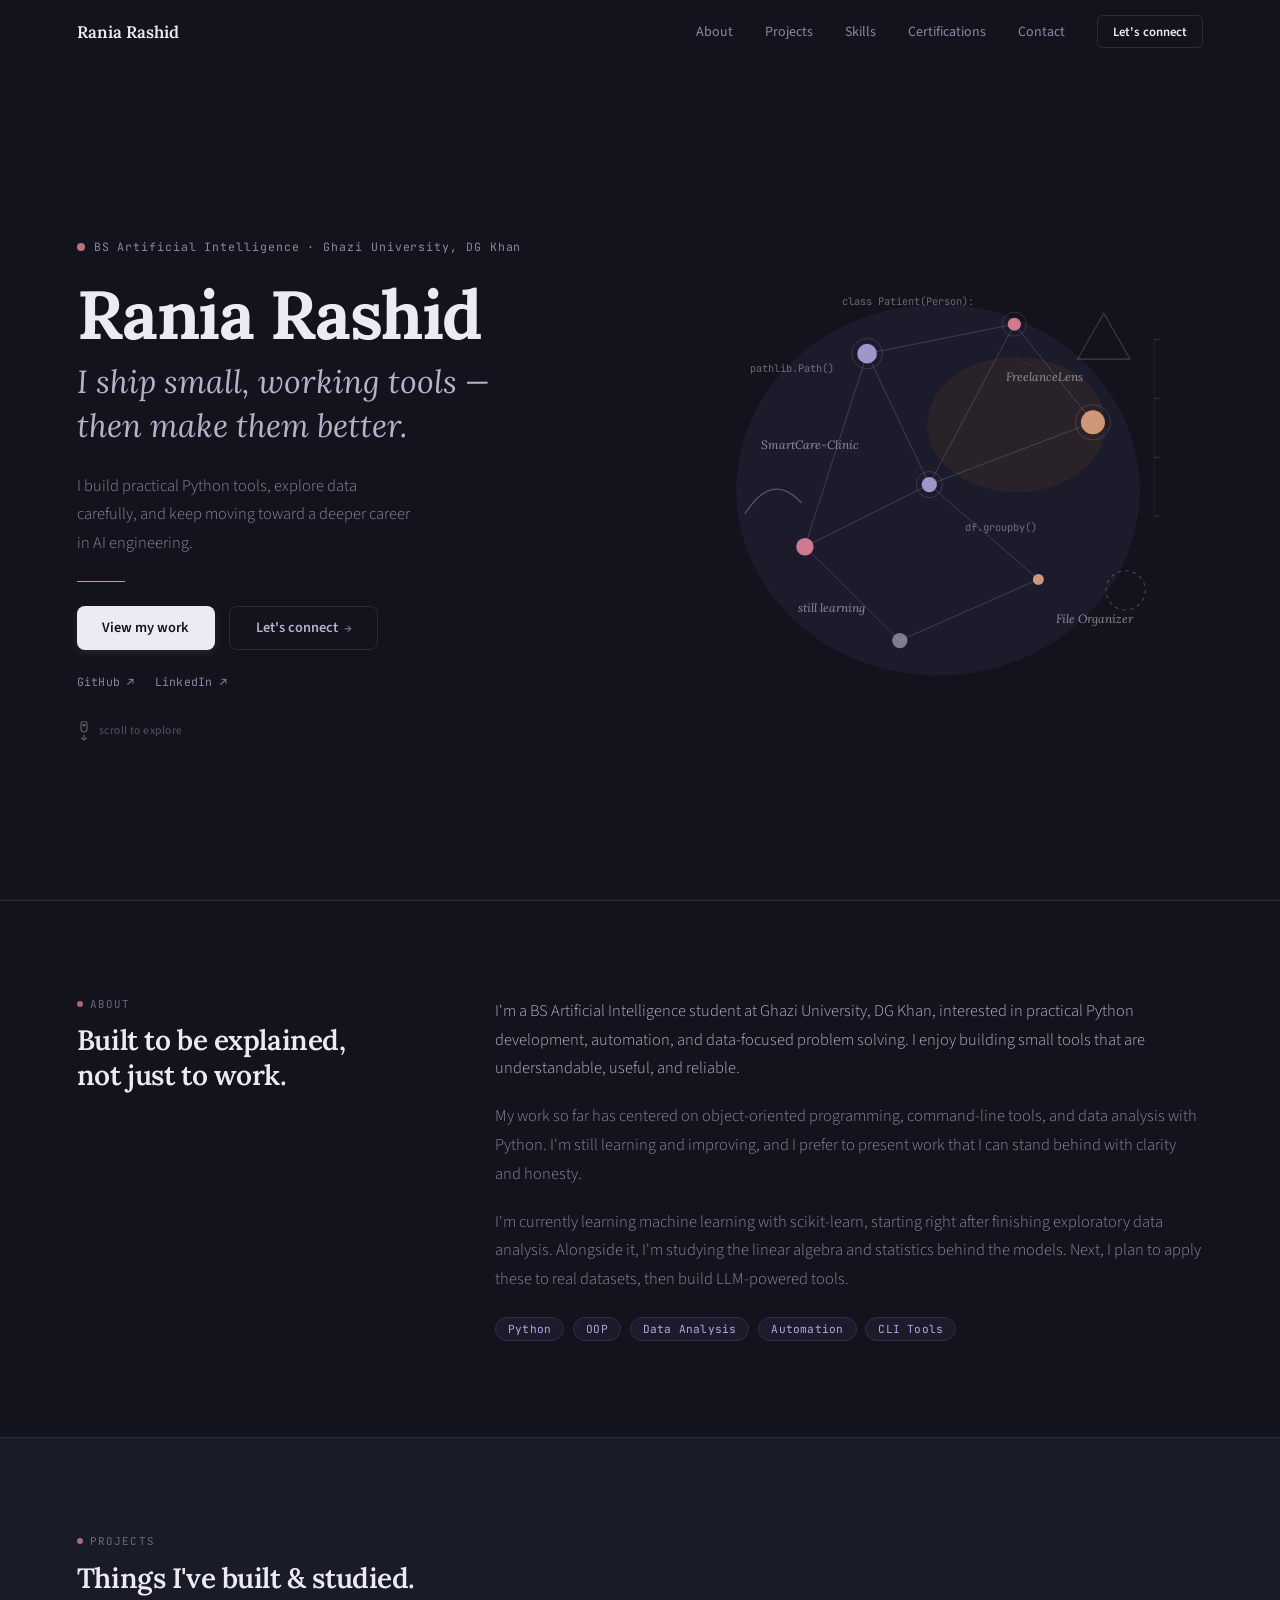
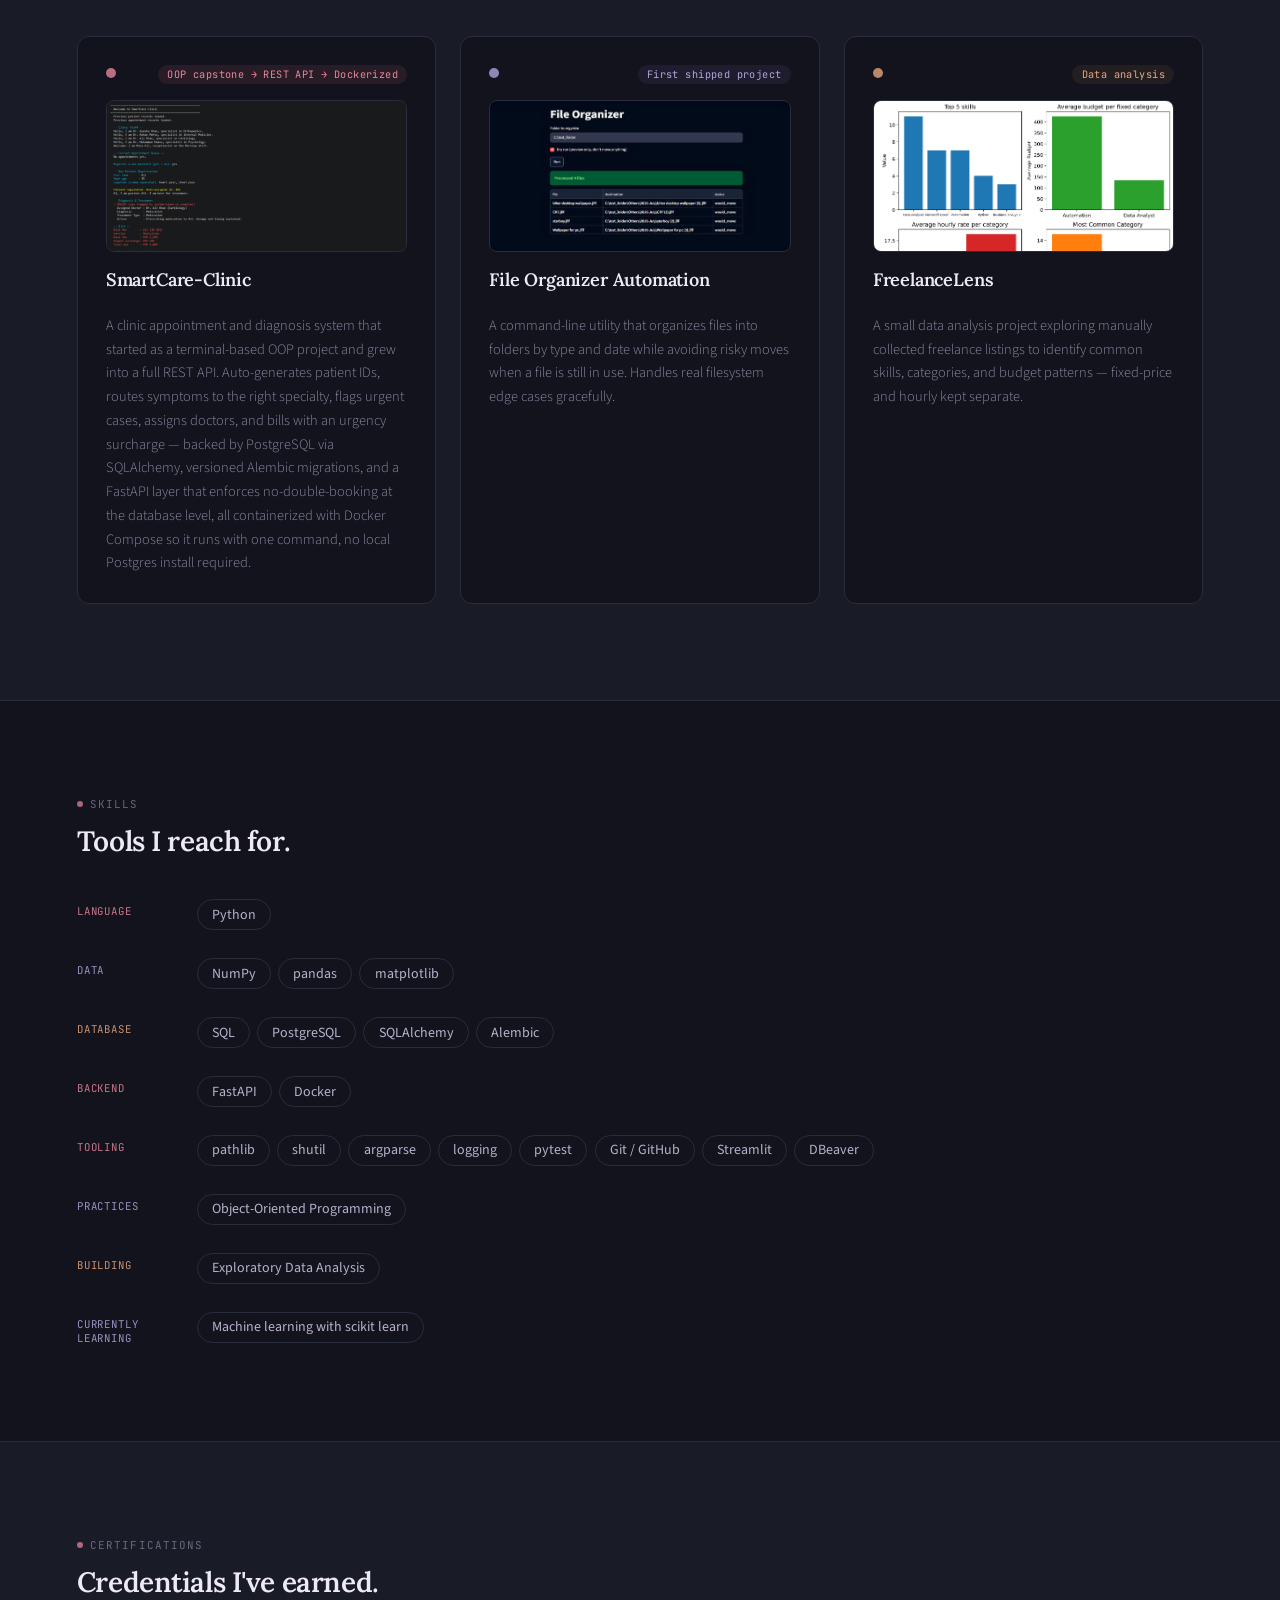
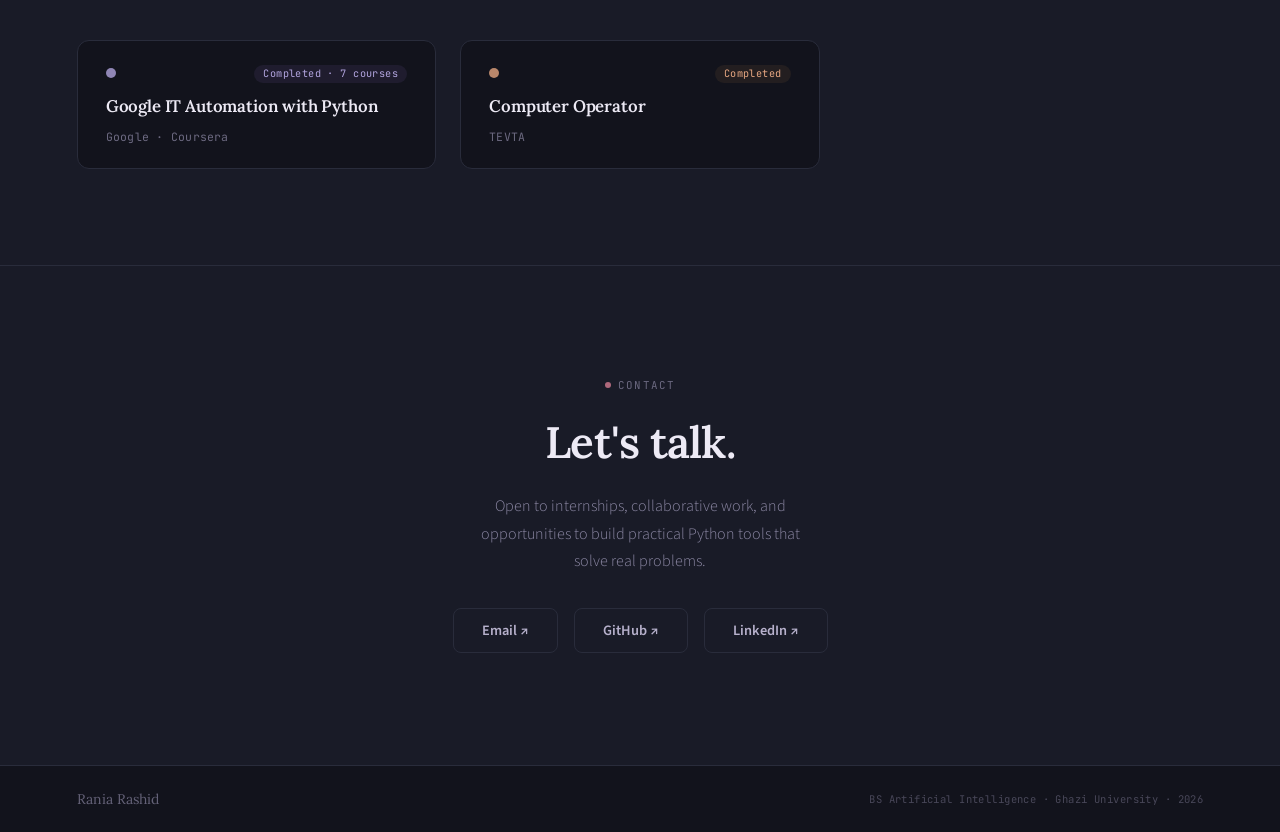
<file: index.html>
<!doctype html>
<html lang="en">
<head>
  <meta charset="UTF-8" />
  <meta name="viewport" content="width=device-width, initial-scale=1.0" />
  <title>Rania Rashid — AI Engineer Portfolio</title>
  <meta name="description" content="Portfolio of Rania Rashid, an aspiring AI engineer building practical Python, automation, and data projects." />
  <meta name="theme-color" content="#12131C" />
  <link rel="stylesheet" href="style.css" />
</head>
<body>

  <!-- ── Nav ── -->
  <nav id="site-nav">
    <a href="#hero" class="nav-logo">Rania Rashid</a>
    <div class="nav-links">
      <a href="#about">About</a>
      <a href="#projects">Projects</a>
      <a href="#skills">Skills</a>
      <a href="#certifications">Certifications</a>
      <a href="#contact">Contact</a>
      <a href="#contact" class="pill-link">Let's connect</a>
    </div>
  </nav>

  <main>

    <!-- ── Hero ── -->
    <section id="hero">
      <div id="hero-grid">
        <div class="hero-left">
          <div class="eyebrow fade-in-up d1">
            <span class="dot dot-rose"></span>
            BS Artificial Intelligence · Ghazi University, DG Khan
          </div>

          <div class="fade-in-up d2">
            <h1>Rania Rashid</h1>
            <h2>I ship small, working tools —<br />then make them better.</h2>
          </div>

          <p class="lede fade-in-up d3">
            I build practical Python tools, explore data carefully, and keep
            moving toward a deeper career in AI engineering.
          </p>

          <div class="hr fade-in d4"></div>

          <div class="cta-row fade-in-up d5">
            <a href="#projects" class="cta cta-primary">View my work</a>
            <a href="#contact" class="cta cta-secondary">Let's connect <span class="arrow">→</span></a>
          </div>

          <div class="social-row fade-in d6">
            <a href="https://github.com/raniarashid780-sketch" target="_blank" rel="noopener noreferrer">GitHub ↗</a>
            <a href="https://www.linkedin.com/in/rania-rashid00/" target="_blank" rel="noopener noreferrer">LinkedIn ↗</a>
          </div>

          <div class="scroll-hint fade-in d7">
            <svg width="14" height="20" viewBox="0 0 14 20" fill="none">
              <rect x="4" y="0" width="6" height="11" rx="3" stroke="#EDEAF5" stroke-width="1.2" fill="none" />
              <circle cx="7" cy="4" r="1.5" fill="#EDEAF5" class="node-float-1" />
              <path d="M7 14 L7 19 M4.5 17 L7 19 L9.5 17" stroke="#EDEAF5" stroke-width="1.2" stroke-linecap="round" stroke-linejoin="round" />
            </svg>
            <span>scroll to explore</span>
          </div>
        </div>

        <div id="hero-visual" class="fade-in d3">
          <svg viewBox="0 0 440 440" width="100%" height="100%" style="overflow:visible; max-width:480px;" aria-hidden="true">
            <ellipse cx="220" cy="220" rx="185" ry="170" fill="#332C4A" opacity="0.35" />
            <ellipse cx="292" cy="160" rx="82" ry="62" fill="#3E3126" opacity="0.4" />

            <polygon points="372,58 396,100 348,100" fill="none" stroke="#E8879C" stroke-width="1" opacity="0.3" class="annotation-drift-2" />
            <path d="M 43,242 Q 68,202 95,232" fill="none" stroke="#B3A6E0" stroke-width="1.2" opacity="0.4" class="annotation-drift-3" />
            <circle cx="392" cy="312" r="18" fill="none" stroke="#E8A882" stroke-width="1" stroke-dasharray="3 4" opacity="0.35" class="node-float-3" />

            <!-- edges -->
            <line x1="155" y1="95"  x2="290" y2="68"  stroke="#B7B1CC" stroke-width="0.75" opacity="0.28" class="edge" style="stroke-dasharray:137.67; stroke-dashoffset:137.67; animation-delay:0.25s; animation-duration:1.6s;" />
            <line x1="290" y1="68"  x2="362" y2="158" stroke="#B7B1CC" stroke-width="0.75" opacity="0.28" class="edge" style="stroke-dasharray:115.26; stroke-dashoffset:115.26; animation-delay:0.37s; animation-duration:1.78s;" />
            <line x1="362" y1="158" x2="212" y2="215" stroke="#B7B1CC" stroke-width="0.75" opacity="0.28" class="edge" style="stroke-dasharray:160.46; stroke-dashoffset:160.46; animation-delay:0.49s; animation-duration:1.96s;" />
            <line x1="212" y1="215" x2="155" y2="95"  stroke="#B7B1CC" stroke-width="0.75" opacity="0.28" class="edge" style="stroke-dasharray:132.85; stroke-dashoffset:132.85; animation-delay:0.61s; animation-duration:2.14s;" />
            <line x1="212" y1="215" x2="98"  y2="272" stroke="#B7B1CC" stroke-width="0.75" opacity="0.28" class="edge" style="stroke-dasharray:127.46; stroke-dashoffset:127.46; animation-delay:0.73s; animation-duration:2.32s;" />
            <line x1="212" y1="215" x2="312" y2="302" stroke="#B7B1CC" stroke-width="0.75" opacity="0.28" class="edge" style="stroke-dasharray:132.55; stroke-dashoffset:132.55; animation-delay:0.85s; animation-duration:2.5s;" />
            <line x1="98"  y1="272" x2="185" y2="358" stroke="#B7B1CC" stroke-width="0.75" opacity="0.28" class="edge" style="stroke-dasharray:122.33; stroke-dashoffset:122.33; animation-delay:0.97s; animation-duration:2.68s;" />
            <line x1="312" y1="302" x2="185" y2="358" stroke="#B7B1CC" stroke-width="0.75" opacity="0.28" class="edge" style="stroke-dasharray:138.8; stroke-dashoffset:138.8;  animation-delay:1.09s; animation-duration:2.86s;" />
            <line x1="155" y1="95"  x2="98"  y2="272" stroke="#B7B1CC" stroke-width="0.75" opacity="0.28" class="edge" style="stroke-dasharray:185.95; stroke-dashoffset:185.95; animation-delay:1.21s; animation-duration:3.04s;" />
            <line x1="290" y1="68"  x2="212" y2="215" stroke="#B7B1CC" stroke-width="0.75" opacity="0.28" class="edge" style="stroke-dasharray:166.41; stroke-dashoffset:166.41; animation-delay:1.33s; animation-duration:3.22s;" />

            <!-- node rings -->
            <circle cx="155" cy="95"  r="14" fill="none" stroke="#B3A6E0" stroke-width="0.6" opacity="0.3" class="node-float-1" />
            <circle cx="290" cy="68"  r="11" fill="none" stroke="#E8879C" stroke-width="0.6" opacity="0.3" class="node-float-2" />
            <circle cx="362" cy="158" r="16" fill="none" stroke="#E8A882" stroke-width="0.6" opacity="0.3" class="node-float-3" />
            <circle cx="212" cy="215" r="12" fill="none" stroke="#B3A6E0" stroke-width="0.6" opacity="0.3" class="node-float-4" />

            <!-- nodes -->
            <circle cx="155" cy="95"  r="9"  fill="#B3A6E0" opacity="0.88" class="node-float-1" />
            <circle cx="290" cy="68"  r="6"  fill="#E8879C" opacity="0.88" class="node-float-2" />
            <circle cx="362" cy="158" r="11" fill="#E8A882" opacity="0.88" class="node-float-3" />
            <circle cx="212" cy="215" r="7"  fill="#B3A6E0" opacity="0.88" class="node-float-4" />
            <circle cx="98"  cy="272" r="8"  fill="#E8879C" opacity="0.88" class="node-float-5" />
            <circle cx="312" cy="302" r="5"  fill="#E8A882" opacity="0.88" class="node-float-6" />
            <circle cx="185" cy="358" r="7"  fill="#EDEAF588" opacity="0.88" class="node-float-2" />

            <!-- annotations -->
            <text x="58"  y="182" class="annotation annotation-drift-1">SmartCare-Clinic</text>
            <text x="282" y="120" class="annotation annotation-drift-2">FreelanceLens</text>
            <text x="328" y="342" class="annotation annotation-drift-3">File Organizer</text>
            <text x="92"  y="332" class="annotation annotation-drift-1">still learning</text>

            <line x1="88"  y1="177" x2="148" y2="186" stroke="#8B87A3" stroke-width="0.6" opacity="0.32" stroke-dasharray="2 2" />
            <line x1="318" y1="114" x2="290" y2="98"  stroke="#8B87A3" stroke-width="0.6" opacity="0.32" stroke-dasharray="2 2" />

            <!-- code fragments -->
            <text x="132" y="50"  class="frag">class Patient(Person):</text>
            <text x="245" y="258" class="frag">df.groupby()</text>
            <text x="48"  y="112" class="frag">pathlib.Path()</text>

            <!-- axis ticks -->
            <line x1="418" y1="82"  x2="424" y2="82"  stroke="#8B87A3" stroke-width="0.8" opacity="0.32" />
            <line x1="418" y1="136" x2="424" y2="136" stroke="#8B87A3" stroke-width="0.8" opacity="0.32" />
            <line x1="418" y1="190" x2="424" y2="190" stroke="#8B87A3" stroke-width="0.8" opacity="0.32" />
            <line x1="418" y1="244" x2="424" y2="244" stroke="#8B87A3" stroke-width="0.8" opacity="0.32" />
            <line x1="418" y1="82"  x2="418" y2="244" stroke="#8B87A3" stroke-width="0.5" opacity="0.22" />
          </svg>
        </div>
      </div>
    </section>

    <!-- ── About ── -->
    <section id="about">
      <div id="about-grid">
        <div>
          <div class="label"><span class="dot dot-rose"></span><span>About</span></div>
          <h3>Built to be explained,<br />not just to work.</h3>
        </div>
        <div class="about-copy">
          <p class="p-light">
            I'm a BS Artificial Intelligence student at Ghazi University, DG Khan,
            interested in practical Python development, automation, and data-focused
            problem solving. I enjoy building small tools that are understandable,
            useful, and reliable.
          </p>
          <p class="p-muted">
            My work so far has centered on object-oriented programming, command-line
            tools, and data analysis with Python. I'm still learning and improving,
            and I prefer to present work that I can stand behind with clarity and honesty.
          </p>
          <p class="p-muted">
            I'm currently learning machine learning with scikit-learn, starting right
            after finishing exploratory data analysis. Alongside it, I'm studying the
            linear algebra and statistics behind the models. Next, I plan to apply these
            to real datasets, then build LLM-powered tools.
          </p>
          <div class="tag-row">
            <span class="tag">Python</span>
            <span class="tag">OOP</span>
            <span class="tag">Data Analysis</span>
            <span class="tag">Automation</span>
            <span class="tag">CLI Tools</span>
          </div>
        </div>
      </div>
    </section>

    <!-- ── Projects ── -->
    <section id="projects" class="alt-bg">
      <div class="label"><span class="dot dot-rose"></span><span>Projects</span></div>
      <h3 class="section-heading">Things I've built &amp; studied.</h3>

      <div class="project-grid">
        <details class="project-card" style="--accent:#E8879C; --accent-muted:#4A2E38;">
          <summary>
            <div class="card-top">
              <span class="dot" style="background:#E8879C;"></span>
              <span class="status-badge">OOP capstone → REST API → Dockerized</span>
            </div>
            <div class="card-media">
              <img src="media/smartcare-demo.png" alt="SmartCare-Clinic project preview" />
            </div>
            <h4>SmartCare-Clinic</h4>
            <p class="card-desc">A clinic appointment and diagnosis system that started as a terminal-based OOP project and grew into a full REST API. Auto-generates patient IDs, routes symptoms to the right specialty, flags urgent cases, assigns doctors, and bills with an urgency surcharge — backed by PostgreSQL via SQLAlchemy, versioned Alembic migrations, and a FastAPI layer that enforces no-double-booking at the database level, all containerized with Docker Compose so it runs with one command, no local Postgres install required.</p>
          </summary>
          <div class="card-detail">
            <p class="detail-label">what i learned</p>
            <p class="detail-text">Beyond the original OOP work (inheritance, polymorphism, encapsulation, ABCs, operator overloading): SQLAlchemy 2.0 ORM modeling, Alembic migrations (including adopting an existing hand-built schema instead of dropping/recreating), FastAPI dependency injection for session lifecycle, and designing a layered architecture (models/schemas/crud/service/routes) so business logic is reused, not duplicated, across the terminal app and the API. Most recently: multi-container Docker orchestration — service networking, healthchecks to solve startup-ordering races, persistent volumes, and rebuilding a migration history that had silently depended on a hand-run schema.sql instead of being self-contained.</p>
          </div>
          <div class="card-tags">
            <span class="tag-mono">Python</span>
            <span class="tag-mono">SQLAlchemy</span>
            <span class="tag-mono">Alembic</span>
            <span class="tag-mono">FastAPI</span>
            <span class="tag-mono">PostgreSQL</span>
            <span class="tag-mono">Docker</span>
            <span class="tag-mono">OOP</span>
          </div>
          <div class="card-links">
            <a href="https://github.com/raniarashid780-sketch/SmartCare-Clinic" target="_blank" rel="noopener" class="repo-link" style="color:#E8879C;">Repository ↗</a>
            <span class="more-toggle">more ↓</span>
          </div>
        </details>

        <details class="project-card" style="--accent:#B3A6E0; --accent-muted:#332C4A;">
          <summary>
            <div class="card-top">
              <span class="dot" style="background:#B3A6E0;"></span>
              <span class="status-badge">First shipped project</span>
            </div>
            <div class="card-media">
              <img src="media/file-organizer-demo.png" alt="File Organizer Automation project preview" />
            </div>
            <h4>File Organizer Automation</h4>
            <p class="card-desc">A command-line utility that organizes files into folders by type and date while avoiding risky moves when a file is still in use. Handles real filesystem edge cases gracefully.</p>
          </summary>
          <div class="card-detail">
            <p class="detail-label">what i learned</p>
            <p class="detail-text">Learned that a script which crashes on a locked file isn't done yet. pathlib and shutil over manual string path handling. Also built a Streamlit UI so non-terminal users can run it.</p>
          </div>
          <div class="card-tags">
            <span class="tag-mono">Python</span>
            <span class="tag-mono">pathlib</span>
            <span class="tag-mono">shutil</span>
            <span class="tag-mono">os</span>
            <span class="tag-mono">Streamlit</span>
          </div>
          <div class="card-links">
            <a href="https://github.com/raniarashid780-sketch/file-organizer-automation" target="_blank" rel="noopener" class="repo-link" style="color:#B3A6E0;">Repository ↗</a>
            <a href="https://raniarashid780-sketch-file-organizer-autom-streamlit-app-sypeq4.streamlit.app/" target="_blank" rel="noopener" class="demo-link">Live demo ↗</a>
            <span class="more-toggle">more ↓</span>
          </div>
        </details>

        <details class="project-card" style="--accent:#E8A882; --accent-muted:#3E3126;">
          <summary>
            <div class="card-top">
              <span class="dot" style="background:#E8A882;"></span>
              <span class="status-badge">Data analysis</span>
            </div>
            <div class="card-media">
              <img src="media/freelancelens-output.png" alt="FreelanceLens project preview" />
            </div>
            <h4>FreelanceLens</h4>
            <p class="card-desc">A small data analysis project exploring manually collected freelance listings to identify common skills, categories, and budget patterns — fixed-price and hourly kept separate.</p>
          </summary>
          <div class="card-detail">
            <p class="detail-label">what i learned</p>
            <p class="detail-text">Small sample sizes lie if you let them: categories with only 2–3 listings get their average reported alongside the sample size. Budget ranges were recorded at their minimum value — a known bias I documented rather than hid.</p>
          </div>
          <div class="card-tags">
            <span class="tag-mono">Python</span>
            <span class="tag-mono">pandas</span>
          </div>
          <div class="card-links">
            <a href="https://github.com/raniarashid780-sketch/Freelancelens" target="_blank" rel="noopener" class="repo-link" style="color:#E8A882;">Repository ↗</a>
            <span class="more-toggle">more ↓</span>
          </div>
        </details>

      </div>
    </section>

    <!-- ── Skills ── -->
    <section id="skills">
      <div class="label"><span class="dot dot-rose"></span><span>Skills</span></div>
      <h3 class="section-heading">Tools I reach for.</h3>

      <div class="skills-list">
        <div class="skill-row">
          <span class="skill-group" style="color:#E8879C;">Language</span>
          <div class="skill-pills">
            <span class="pill" style="--c:#E8879C; --m:#4A2E38;">Python</span>
          </div>
        </div>

        <div class="skill-row">
          <span class="skill-group" style="color:#B3A6E0;">Data</span>
          <div class="skill-pills">
            <span class="pill" style="--c:#B3A6E0; --m:#332C4A;">NumPy</span>
            <span class="pill" style="--c:#B3A6E0; --m:#332C4A;">pandas</span>
            <span class="pill" style="--c:#B3A6E0; --m:#332C4A;">matplotlib</span>
          </div>
        </div>

        <div class="skill-row">
          <span class="skill-group" style="color:#E8A882;">Database</span>
          <div class="skill-pills">
            <span class="pill" style="--c:#E8A882; --m:#3E3126;">SQL</span>
            <span class="pill" style="--c:#E8A882; --m:#3E3126;">PostgreSQL</span>
            <span class="pill" style="--c:#E8A882; --m:#3E3126;">SQLAlchemy</span>
            <span class="pill" style="--c:#E8A882; --m:#3E3126;">Alembic</span>
          </div>
        </div>

        <div class="skill-row">
          <span class="skill-group" style="color:#E8879C;">Backend</span>
          <div class="skill-pills">
            <span class="pill" style="--c:#E8879C; --m:#4A2E38;">FastAPI</span>
            <span class="pill" style="--c:#E8879C; --m:#4A2E38;">Docker</span>
          </div>
        </div>

        <div class="skill-row">
          <span class="skill-group" style="color:#E8879C;">Tooling</span>
          <div class="skill-pills">
            <span class="pill" style="--c:#E8879C; --m:#4A2E38;">pathlib</span>
            <span class="pill" style="--c:#E8879C; --m:#4A2E38;">shutil</span>
            <span class="pill" style="--c:#E8879C; --m:#4A2E38;">argparse</span>
            <span class="pill" style="--c:#E8879C; --m:#4A2E38;">logging</span>
            <span class="pill" style="--c:#E8879C; --m:#4A2E38;">pytest</span>
            <span class="pill" style="--c:#E8879C; --m:#4A2E38;">Git / GitHub</span>
            <span class="pill" style="--c:#E8879C; --m:#4A2E38;">Streamlit</span>
            <span class="pill" style="--c:#E8A882; --m:#3E3126;">DBeaver</span>
          </div>
        </div>

        <div class="skill-row">
          <span class="skill-group" style="color:#B3A6E0;">Practices</span>
          <div class="skill-pills">
            <span class="pill" style="--c:#B3A6E0; --m:#332C4A;">Object-Oriented Programming</span>
          </div>
        </div>

        <div class="skill-row">
          <span class="skill-group" style="color:#E8A882;">Building</span>
          <div class="skill-pills">
            <span class="pill" style="--c:#E8A882; --m:#3E3126;">Exploratory Data Analysis</span>

          </div>
        </div>

        <div class="skill-row">
          <span class="skill-group" style="color:#B3A6E0;">Currently learning</span>
          <div class="skill-pills">
            <span class="pill" style="--c:#B3A6E0; --m:#332C4A;">Machine learning with scikit learn</span>

          </div>
        </div>
      </div>

    </section>

    <!-- ── Contact ── -->
    <!-- ── Certifications ── -->
    <section id="certifications" class="alt-bg">
      <div class="label"><span class="dot dot-rose"></span><span>Certifications</span></div>
      <h3 class="section-heading">Credentials I've earned.</h3>

      <div class="cert-grid">
        <div class="cert-card" style="--accent:#B3A6E0; --accent-muted:#332C4A;">
          <div class="cert-top">
            <span class="dot" style="background:#B3A6E0;"></span>
            <span class="status-badge">Completed · 7 courses</span>
          </div>
          <h4>Google IT Automation with Python</h4>
          <p class="cert-issuer">Google · Coursera</p>
        </div>

        <div class="cert-card" style="--accent:#E8A882; --accent-muted:#3E3126;">
          <div class="cert-top">
            <span class="dot" style="background:#E8A882;"></span>
            <span class="status-badge">Completed</span>
          </div>
          <h4>Computer Operator</h4>
          <p class="cert-issuer">TEVTA</p>
        </div>
      </div>
    </section>

    <section id="contact" class="alt-bg contact-section">
      <div class="label center"><span class="dot dot-rose"></span><span>Contact</span></div>
      <h3 class="contact-heading">Let's talk.</h3>
      <p class="contact-copy">
        Open to internships, collaborative work, and opportunities to build
        practical Python tools that solve real problems.
      </p>
      <div class="contact-row">
        <a href="mailto:raniarashid780@gmail.com" target="_blank" rel="noopener noreferrer" class="contact-btn">Email ↗</a>
        <a href="https://github.com/raniarashid780-sketch" target="_blank" rel="noopener noreferrer" class="contact-btn">GitHub ↗</a>
        <a href="https://www.linkedin.com/in/rania-rashid00/" target="_blank" rel="noopener noreferrer" class="contact-btn">LinkedIn ↗</a>
      </div>
    </section>

  </main>

  <footer>
    <span class="footer-name">Rania Rashid</span>
    <span class="footer-meta">BS Artificial Intelligence · Ghazi University · 2026</span>
  </footer>

  <script src="script.js"></script>
</body>
</html>
</file>
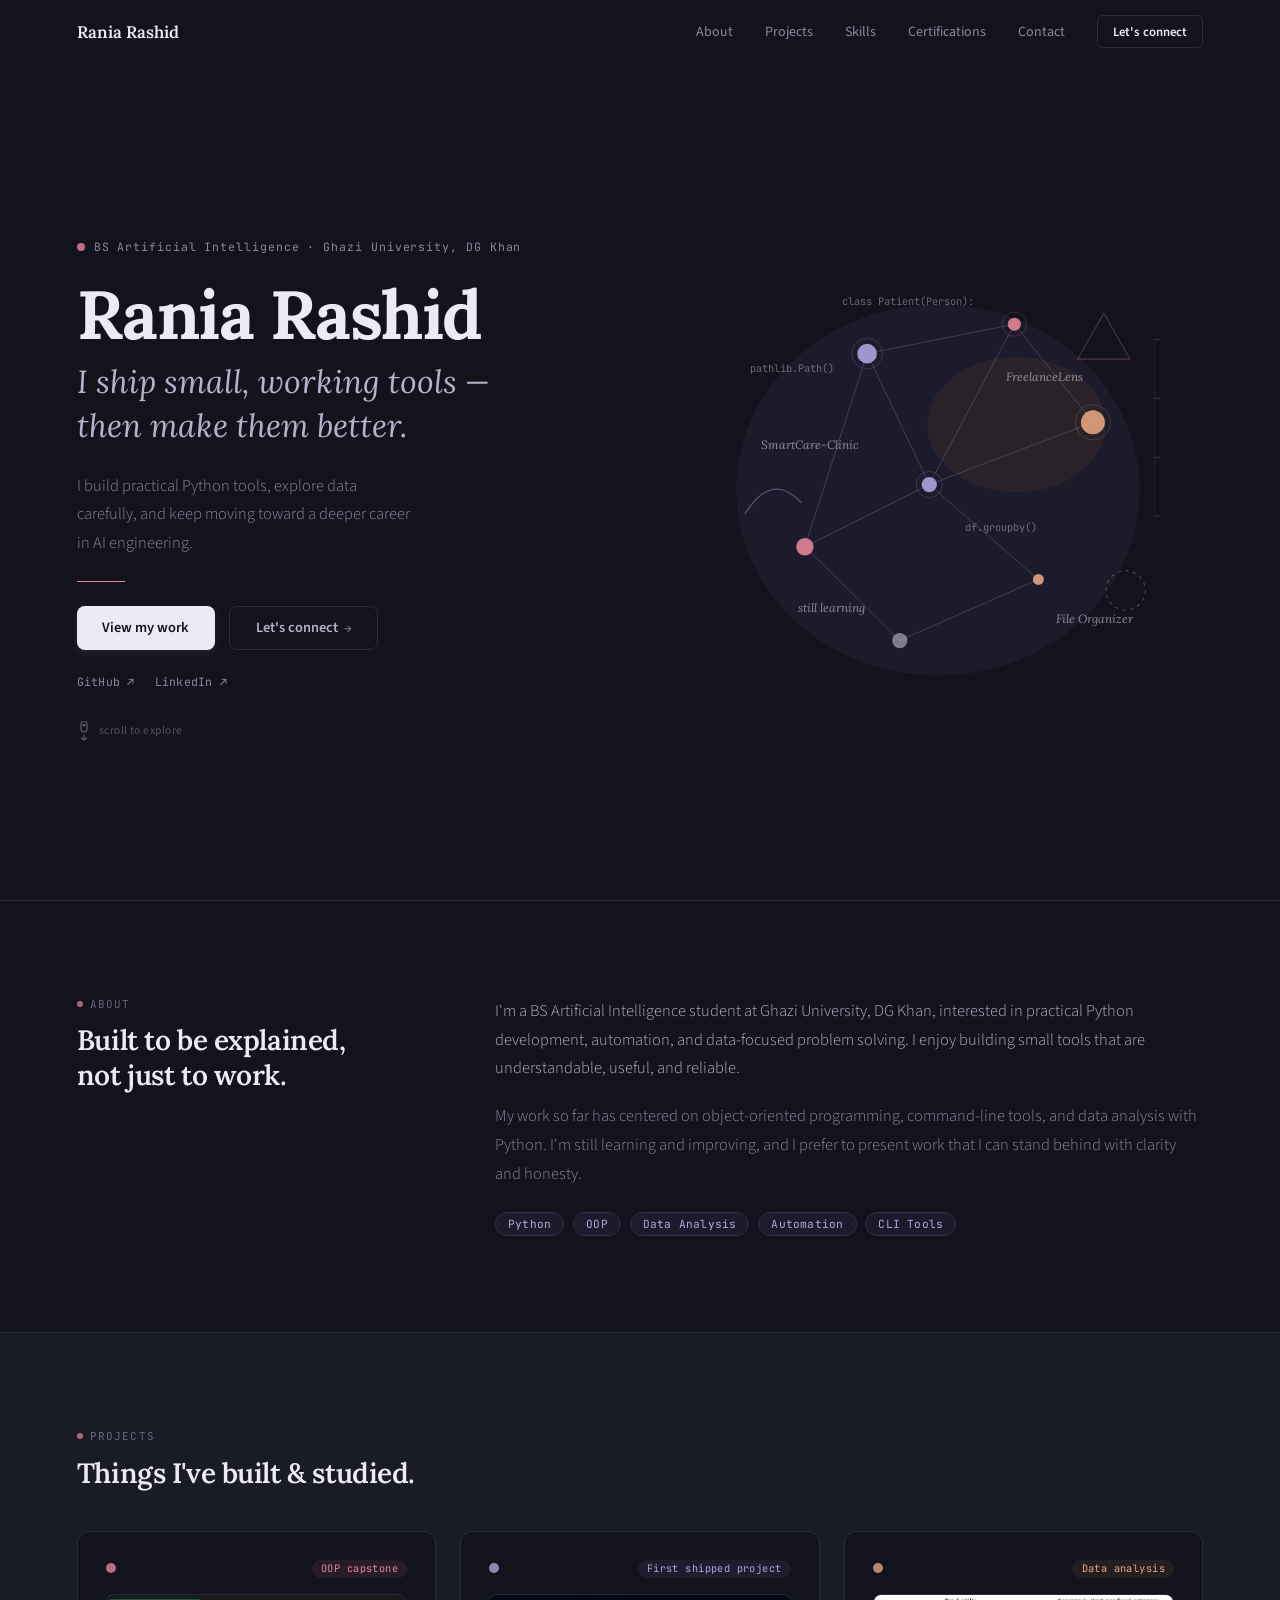
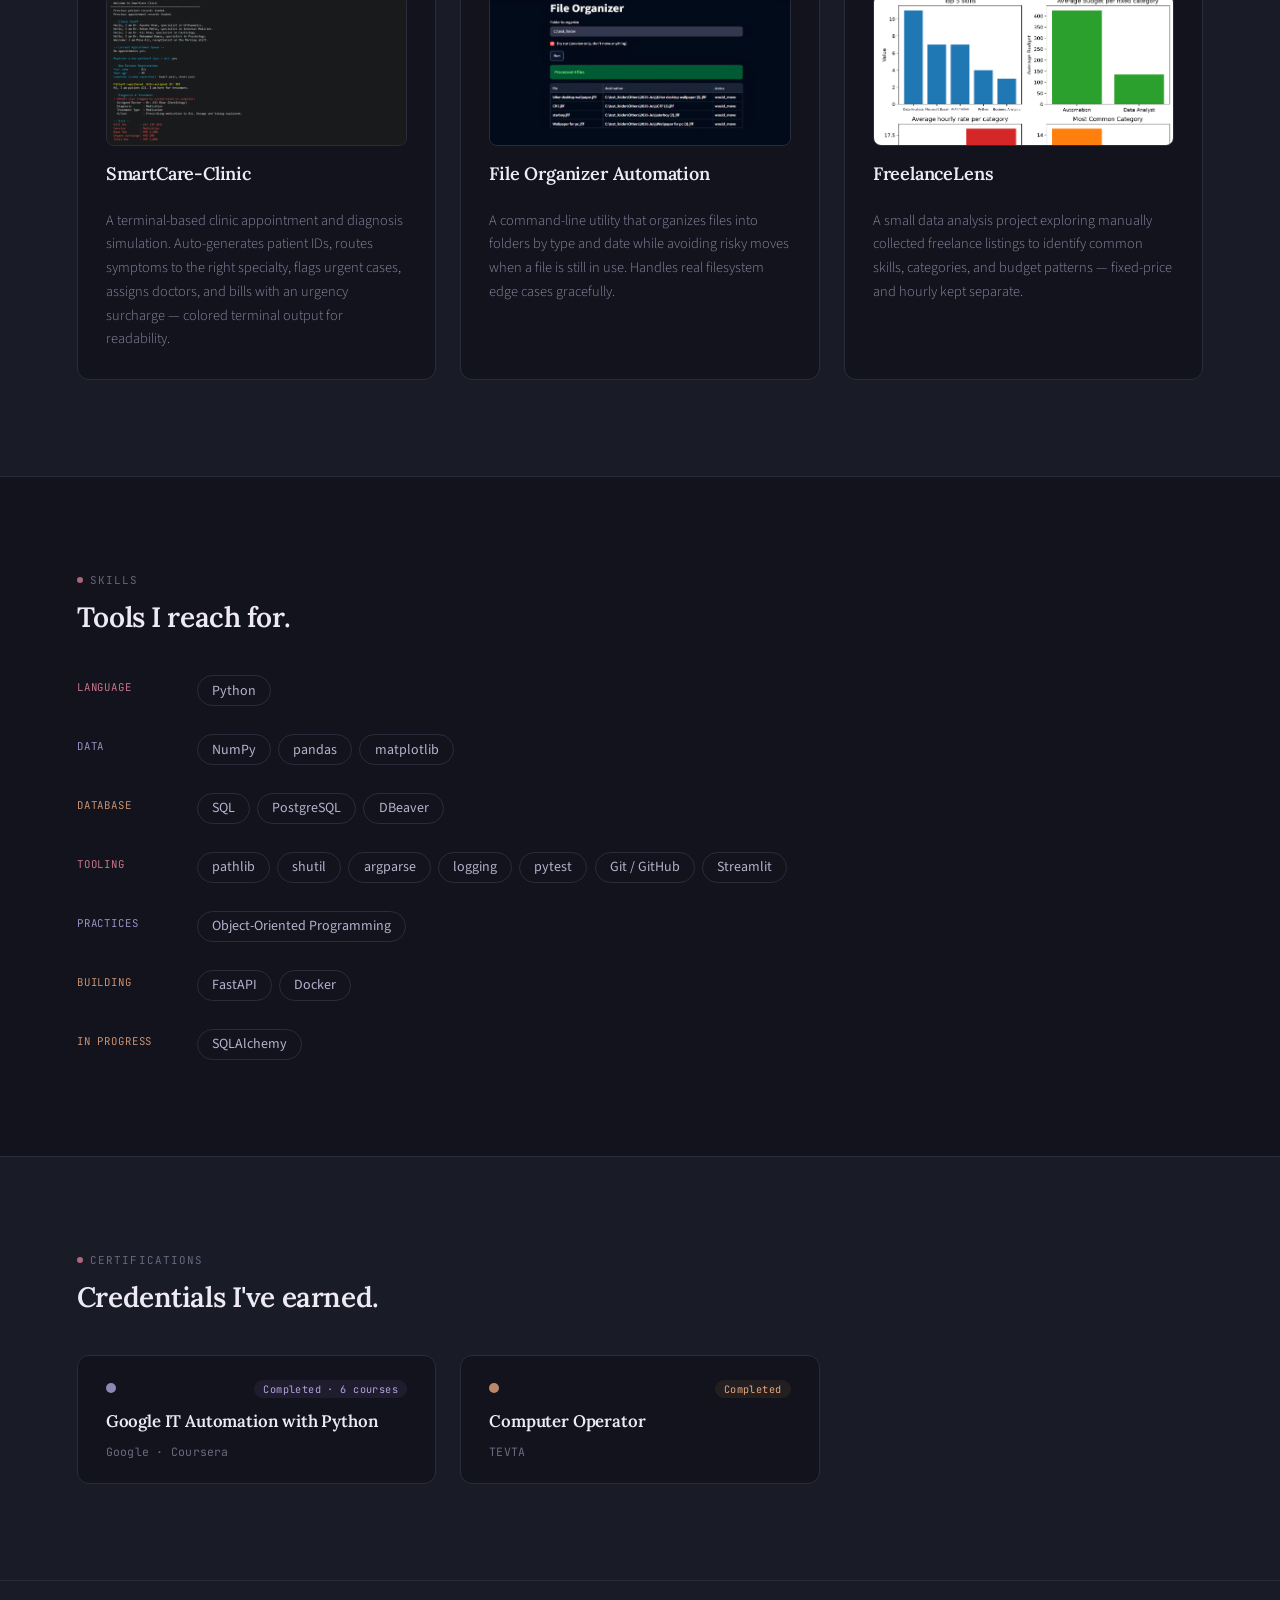
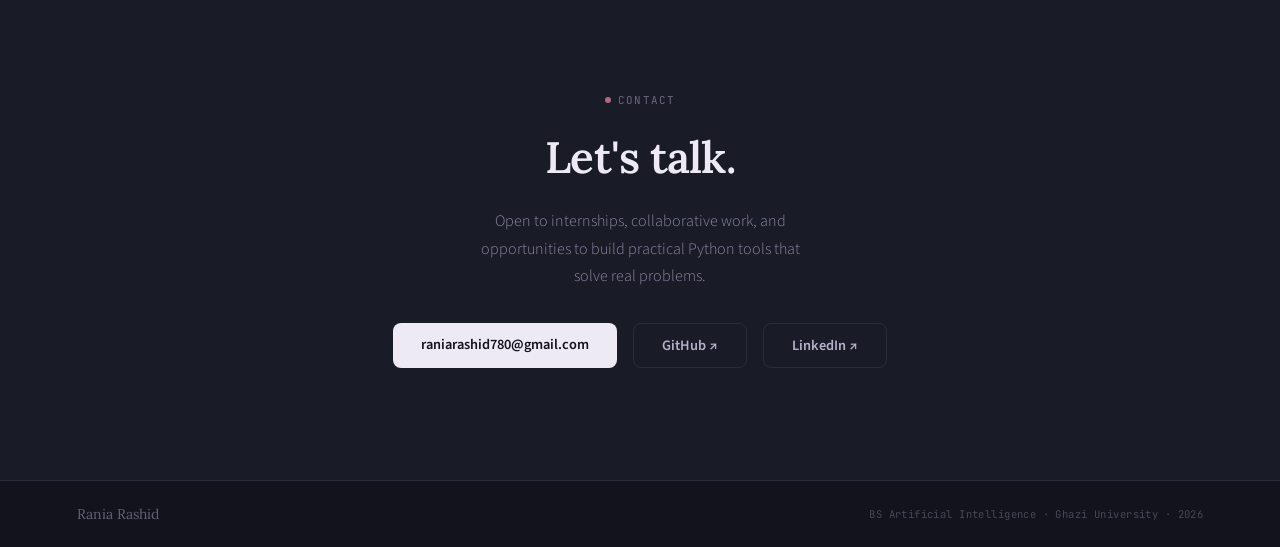
<file: portfolio-dark/index.html>
<!doctype html>
<html lang="en">
<head>
  <meta charset="UTF-8" />
  <meta name="viewport" content="width=device-width, initial-scale=1.0" />
  <title>Rania Rashid — AI Engineer Portfolio</title>
  <meta name="description" content="Portfolio of Rania Rashid, an aspiring AI engineer building practical Python, automation, and data projects." />
  <meta name="theme-color" content="#12131C" />
  <link rel="stylesheet" href="style.css" />
</head>
<body>

  <!-- ── Nav ── -->
  <nav id="site-nav">
    <a href="#hero" class="nav-logo">Rania Rashid</a>
    <div class="nav-links">
      <a href="#about">About</a>
      <a href="#projects">Projects</a>
      <a href="#skills">Skills</a>
      <a href="#certifications">Certifications</a>
      <a href="#contact">Contact</a>
      <a href="#contact" class="pill-link">Let's connect</a>
    </div>
  </nav>

  <main>

    <!-- ── Hero ── -->
    <section id="hero">
      <div id="hero-grid">
        <div class="hero-left">
          <div class="eyebrow fade-in-up d1">
            <span class="dot dot-rose"></span>
            BS Artificial Intelligence · Ghazi University, DG Khan
          </div>

          <div class="fade-in-up d2">
            <h1>Rania Rashid</h1>
            <h2>I ship small, working tools —<br />then make them better.</h2>
          </div>

          <p class="lede fade-in-up d3">
            I build practical Python tools, explore data carefully, and keep
            moving toward a deeper career in AI engineering.
          </p>

          <div class="hr fade-in d4"></div>

          <div class="cta-row fade-in-up d5">
            <a href="#projects" class="cta cta-primary">View my work</a>
            <a href="#contact" class="cta cta-secondary">Let's connect <span class="arrow">→</span></a>
          </div>

          <div class="social-row fade-in d6">
            <a href="https://github.com/raniarashid780-sketch" target="_blank" rel="noopener noreferrer">GitHub ↗</a>
            <a href="https://www.linkedin.com/in/rania-rashid00/" target="_blank" rel="noopener noreferrer">LinkedIn ↗</a>
          </div>

          <div class="scroll-hint fade-in d7">
            <svg width="14" height="20" viewBox="0 0 14 20" fill="none">
              <rect x="4" y="0" width="6" height="11" rx="3" stroke="#EDEAF5" stroke-width="1.2" fill="none" />
              <circle cx="7" cy="4" r="1.5" fill="#EDEAF5" class="node-float-1" />
              <path d="M7 14 L7 19 M4.5 17 L7 19 L9.5 17" stroke="#EDEAF5" stroke-width="1.2" stroke-linecap="round" stroke-linejoin="round" />
            </svg>
            <span>scroll to explore</span>
          </div>
        </div>

        <div id="hero-visual" class="fade-in d3">
          <svg viewBox="0 0 440 440" width="100%" height="100%" style="overflow:visible; max-width:480px;" aria-hidden="true">
            <ellipse cx="220" cy="220" rx="185" ry="170" fill="#332C4A" opacity="0.35" />
            <ellipse cx="292" cy="160" rx="82" ry="62" fill="#3E3126" opacity="0.4" />

            <polygon points="372,58 396,100 348,100" fill="none" stroke="#E8879C" stroke-width="1" opacity="0.3" class="annotation-drift-2" />
            <path d="M 43,242 Q 68,202 95,232" fill="none" stroke="#B3A6E0" stroke-width="1.2" opacity="0.4" class="annotation-drift-3" />
            <circle cx="392" cy="312" r="18" fill="none" stroke="#E8A882" stroke-width="1" stroke-dasharray="3 4" opacity="0.35" class="node-float-3" />

            <!-- edges -->
            <line x1="155" y1="95"  x2="290" y2="68"  stroke="#B7B1CC" stroke-width="0.75" opacity="0.28" class="edge" style="stroke-dasharray:137.67; stroke-dashoffset:137.67; animation-delay:0.25s; animation-duration:1.6s;" />
            <line x1="290" y1="68"  x2="362" y2="158" stroke="#B7B1CC" stroke-width="0.75" opacity="0.28" class="edge" style="stroke-dasharray:115.26; stroke-dashoffset:115.26; animation-delay:0.37s; animation-duration:1.78s;" />
            <line x1="362" y1="158" x2="212" y2="215" stroke="#B7B1CC" stroke-width="0.75" opacity="0.28" class="edge" style="stroke-dasharray:160.46; stroke-dashoffset:160.46; animation-delay:0.49s; animation-duration:1.96s;" />
            <line x1="212" y1="215" x2="155" y2="95"  stroke="#B7B1CC" stroke-width="0.75" opacity="0.28" class="edge" style="stroke-dasharray:132.85; stroke-dashoffset:132.85; animation-delay:0.61s; animation-duration:2.14s;" />
            <line x1="212" y1="215" x2="98"  y2="272" stroke="#B7B1CC" stroke-width="0.75" opacity="0.28" class="edge" style="stroke-dasharray:127.46; stroke-dashoffset:127.46; animation-delay:0.73s; animation-duration:2.32s;" />
            <line x1="212" y1="215" x2="312" y2="302" stroke="#B7B1CC" stroke-width="0.75" opacity="0.28" class="edge" style="stroke-dasharray:132.55; stroke-dashoffset:132.55; animation-delay:0.85s; animation-duration:2.5s;" />
            <line x1="98"  y1="272" x2="185" y2="358" stroke="#B7B1CC" stroke-width="0.75" opacity="0.28" class="edge" style="stroke-dasharray:122.33; stroke-dashoffset:122.33; animation-delay:0.97s; animation-duration:2.68s;" />
            <line x1="312" y1="302" x2="185" y2="358" stroke="#B7B1CC" stroke-width="0.75" opacity="0.28" class="edge" style="stroke-dasharray:138.8; stroke-dashoffset:138.8;  animation-delay:1.09s; animation-duration:2.86s;" />
            <line x1="155" y1="95"  x2="98"  y2="272" stroke="#B7B1CC" stroke-width="0.75" opacity="0.28" class="edge" style="stroke-dasharray:185.95; stroke-dashoffset:185.95; animation-delay:1.21s; animation-duration:3.04s;" />
            <line x1="290" y1="68"  x2="212" y2="215" stroke="#B7B1CC" stroke-width="0.75" opacity="0.28" class="edge" style="stroke-dasharray:166.41; stroke-dashoffset:166.41; animation-delay:1.33s; animation-duration:3.22s;" />

            <!-- node rings -->
            <circle cx="155" cy="95"  r="14" fill="none" stroke="#B3A6E0" stroke-width="0.6" opacity="0.3" class="node-float-1" />
            <circle cx="290" cy="68"  r="11" fill="none" stroke="#E8879C" stroke-width="0.6" opacity="0.3" class="node-float-2" />
            <circle cx="362" cy="158" r="16" fill="none" stroke="#E8A882" stroke-width="0.6" opacity="0.3" class="node-float-3" />
            <circle cx="212" cy="215" r="12" fill="none" stroke="#B3A6E0" stroke-width="0.6" opacity="0.3" class="node-float-4" />

            <!-- nodes -->
            <circle cx="155" cy="95"  r="9"  fill="#B3A6E0" opacity="0.88" class="node-float-1" />
            <circle cx="290" cy="68"  r="6"  fill="#E8879C" opacity="0.88" class="node-float-2" />
            <circle cx="362" cy="158" r="11" fill="#E8A882" opacity="0.88" class="node-float-3" />
            <circle cx="212" cy="215" r="7"  fill="#B3A6E0" opacity="0.88" class="node-float-4" />
            <circle cx="98"  cy="272" r="8"  fill="#E8879C" opacity="0.88" class="node-float-5" />
            <circle cx="312" cy="302" r="5"  fill="#E8A882" opacity="0.88" class="node-float-6" />
            <circle cx="185" cy="358" r="7"  fill="#EDEAF588" opacity="0.88" class="node-float-2" />

            <!-- annotations -->
            <text x="58"  y="182" class="annotation annotation-drift-1">SmartCare-Clinic</text>
            <text x="282" y="120" class="annotation annotation-drift-2">FreelanceLens</text>
            <text x="328" y="342" class="annotation annotation-drift-3">File Organizer</text>
            <text x="92"  y="332" class="annotation annotation-drift-1">still learning</text>

            <line x1="88"  y1="177" x2="148" y2="186" stroke="#8B87A3" stroke-width="0.6" opacity="0.32" stroke-dasharray="2 2" />
            <line x1="318" y1="114" x2="290" y2="98"  stroke="#8B87A3" stroke-width="0.6" opacity="0.32" stroke-dasharray="2 2" />

            <!-- code fragments -->
            <text x="132" y="50"  class="frag">class Patient(Person):</text>
            <text x="245" y="258" class="frag">df.groupby()</text>
            <text x="48"  y="112" class="frag">pathlib.Path()</text>

            <!-- axis ticks -->
            <line x1="418" y1="82"  x2="424" y2="82"  stroke="#8B87A3" stroke-width="0.8" opacity="0.32" />
            <line x1="418" y1="136" x2="424" y2="136" stroke="#8B87A3" stroke-width="0.8" opacity="0.32" />
            <line x1="418" y1="190" x2="424" y2="190" stroke="#8B87A3" stroke-width="0.8" opacity="0.32" />
            <line x1="418" y1="244" x2="424" y2="244" stroke="#8B87A3" stroke-width="0.8" opacity="0.32" />
            <line x1="418" y1="82"  x2="418" y2="244" stroke="#8B87A3" stroke-width="0.5" opacity="0.22" />
          </svg>
        </div>
      </div>
    </section>

    <!-- ── About ── -->
    <section id="about">
      <div id="about-grid">
        <div>
          <div class="label"><span class="dot dot-rose"></span><span>About</span></div>
          <h3>Built to be explained,<br />not just to work.</h3>
        </div>
        <div class="about-copy">
          <p class="p-light">
            I'm a BS Artificial Intelligence student at Ghazi University, DG Khan,
            interested in practical Python development, automation, and data-focused
            problem solving. I enjoy building small tools that are understandable,
            useful, and reliable.
          </p>
          <p class="p-muted">
            My work so far has centered on object-oriented programming, command-line
            tools, and data analysis with Python. I'm still learning and improving,
            and I prefer to present work that I can stand behind with clarity and honesty.
          </p>
          <div class="tag-row">
            <span class="tag">Python</span>
            <span class="tag">OOP</span>
            <span class="tag">Data Analysis</span>
            <span class="tag">Automation</span>
            <span class="tag">CLI Tools</span>
          </div>
        </div>
      </div>
    </section>

    <!-- ── Projects ── -->
    <section id="projects" class="alt-bg">
      <div class="label"><span class="dot dot-rose"></span><span>Projects</span></div>
      <h3 class="section-heading">Things I've built &amp; studied.</h3>

      <div class="project-grid">

        <details class="project-card" style="--accent:#E8879C; --accent-muted:#4A2E38;">
          <summary>
            <div class="card-top">
              <span class="dot" style="background:#E8879C;"></span>
              <span class="status-badge">OOP capstone</span>
            </div>
            <div class="card-media">
              <img src="media/smartcare-demo.png" alt="SmartCare-Clinic project preview" />
            </div>
            <h4>SmartCare-Clinic</h4>
            <p class="card-desc">A terminal-based clinic appointment and diagnosis simulation. Auto-generates patient IDs, routes symptoms to the right specialty, flags urgent cases, assigns doctors, and bills with an urgency surcharge — colored terminal output for readability.</p>
          </summary>
          <div class="card-detail">
            <p class="detail-label">what i learned</p>
            <p class="detail-text">Inheritance (Patient, Doctor, Receptionist from Person), polymorphism across introduce() and apply(), encapsulation via private attributes, abstract base classes, and operator overloading for sorting and printing appointments.</p>
          </div>
          <div class="card-tags">
            <span class="tag-mono">Python</span>
            <span class="tag-mono">OOP</span>
            <span class="tag-mono">ABC</span>
            <span class="tag-mono">colorama</span>
          </div>
          <div class="card-links">
            <a href="https://github.com/raniarashid780-sketch/SmartCare-Clinic" target="_blank" rel="noopener" class="repo-link" style="color:#E8879C;">Repository ↗</a>
            <span class="more-toggle">more ↓</span>
          </div>
        </details>

        <details class="project-card" style="--accent:#B3A6E0; --accent-muted:#332C4A;">
          <summary>
            <div class="card-top">
              <span class="dot" style="background:#B3A6E0;"></span>
              <span class="status-badge">First shipped project</span>
            </div>
            <div class="card-media">
              <img src="media/file-organizer-demo.png" alt="File Organizer Automation project preview" />
            </div>
            <h4>File Organizer Automation</h4>
            <p class="card-desc">A command-line utility that organizes files into folders by type and date while avoiding risky moves when a file is still in use. Handles real filesystem edge cases gracefully.</p>
          </summary>
          <div class="card-detail">
            <p class="detail-label">what i learned</p>
            <p class="detail-text">Learned that a script which crashes on a locked file isn't done yet. pathlib and shutil over manual string path handling. Also built a Streamlit UI so non-terminal users can run it.</p>
          </div>
          <div class="card-tags">
            <span class="tag-mono">Python</span>
            <span class="tag-mono">pathlib</span>
            <span class="tag-mono">shutil</span>
            <span class="tag-mono">os</span>
            <span class="tag-mono">Streamlit</span>
          </div>
          <div class="card-links">
            <a href="https://github.com/raniarashid780-sketch/file-organizer-automation" target="_blank" rel="noopener" class="repo-link" style="color:#B3A6E0;">Repository ↗</a>
            <a href="https://raniarashid780-sketch-file-organizer-autom-streamlit-app-sypeq4.streamlit.app/" target="_blank" rel="noopener" class="demo-link">Live demo ↗</a>
            <span class="more-toggle">more ↓</span>
          </div>
        </details>

        <details class="project-card" style="--accent:#E8A882; --accent-muted:#3E3126;">
          <summary>
            <div class="card-top">
              <span class="dot" style="background:#E8A882;"></span>
              <span class="status-badge">Data analysis</span>
            </div>
            <div class="card-media">
              <img src="media/freelancelens-output.png" alt="FreelanceLens project preview" />
            </div>
            <h4>FreelanceLens</h4>
            <p class="card-desc">A small data analysis project exploring manually collected freelance listings to identify common skills, categories, and budget patterns — fixed-price and hourly kept separate.</p>
          </summary>
          <div class="card-detail">
            <p class="detail-label">what i learned</p>
            <p class="detail-text">Small sample sizes lie if you let them: categories with only 2–3 listings get their average reported alongside the sample size. Budget ranges were recorded at their minimum value — a known bias I documented rather than hid.</p>
          </div>
          <div class="card-tags">
            <span class="tag-mono">Python</span>
            <span class="tag-mono">pandas</span>
          </div>
          <div class="card-links">
            <a href="https://github.com/raniarashid780-sketch/Freelancelens" target="_blank" rel="noopener" class="repo-link" style="color:#E8A882;">Repository ↗</a>
            <span class="more-toggle">more ↓</span>
          </div>
        </details>

      </div>
    </section>

    <!-- ── Skills ── -->
    <section id="skills">
      <div class="label"><span class="dot dot-rose"></span><span>Skills</span></div>
      <h3 class="section-heading">Tools I reach for.</h3>

      <div class="skills-list">
        <div class="skill-row">
          <span class="skill-group" style="color:#E8879C;">Language</span>
          <div class="skill-pills">
            <span class="pill" style="--c:#E8879C; --m:#4A2E38;">Python</span>
          </div>
        </div>
        <div class="skill-row">
          <span class="skill-group" style="color:#B3A6E0;">Data</span>
          <div class="skill-pills">
            <span class="pill" style="--c:#B3A6E0; --m:#332C4A;">NumPy</span>
            <span class="pill" style="--c:#B3A6E0; --m:#332C4A;">pandas</span>
            <span class="pill" style="--c:#B3A6E0; --m:#332C4A;">matplotlib</span>
          </div>
        </div>
        <div class="skill-row">
          <span class="skill-group" style="color:#E8A882;">Database</span>
          <div class="skill-pills">
            <span class="pill" style="--c:#E8A882; --m:#3E3126;">SQL</span>
            <span class="pill" style="--c:#E8A882; --m:#3E3126;">PostgreSQL</span>
            <span class="pill" style="--c:#E8A882; --m:#3E3126;">DBeaver</span>
          </div>
        </div>
        <div class="skill-row">
          <span class="skill-group" style="color:#E8879C;">Tooling</span>
          <div class="skill-pills">
            <span class="pill" style="--c:#E8879C; --m:#4A2E38;">pathlib</span>
            <span class="pill" style="--c:#E8879C; --m:#4A2E38;">shutil</span>
            <span class="pill" style="--c:#E8879C; --m:#4A2E38;">argparse</span>
            <span class="pill" style="--c:#E8879C; --m:#4A2E38;">logging</span>
            <span class="pill" style="--c:#E8879C; --m:#4A2E38;">pytest</span>
            <span class="pill" style="--c:#E8879C; --m:#4A2E38;">Git / GitHub</span>
            <span class="pill" style="--c:#E8879C; --m:#4A2E38;">Streamlit</span>
          </div>
        </div>
        <div class="skill-row">
          <span class="skill-group" style="color:#B3A6E0;">Practices</span>
          <div class="skill-pills">
            <span class="pill" style="--c:#B3A6E0; --m:#332C4A;">Object-Oriented Programming</span>
          </div>
        </div>
        <div class="skill-row">
          <span class="skill-group" style="color:#E8A882;">Building</span>
          <div class="skill-pills">
            <span class="pill" style="--c:#E8A882; --m:#3E3126;">FastAPI</span>
            <span class="pill" style="--c:#E8A882; --m:#3E3126;">Docker</span>
          </div>
        </div>
        <div class="skill-row">
          <span class="skill-group" style="color:#E8A882;">In progress</span>
          <div class="skill-pills">
            <span class="pill" style="--c:#E8A882; --m:#3E3126;">SQLAlchemy</span>
          </div>
        </div>
      </div>

    </section>

    <!-- ── Contact ── -->
    <!-- ── Certifications ── -->
    <section id="certifications" class="alt-bg">
      <div class="label"><span class="dot dot-rose"></span><span>Certifications</span></div>
      <h3 class="section-heading">Credentials I've earned.</h3>

      <div class="cert-grid">
        <div class="cert-card" style="--accent:#B3A6E0; --accent-muted:#332C4A;">
          <div class="cert-top">
            <span class="dot" style="background:#B3A6E0;"></span>
            <span class="status-badge">Completed · 6 courses</span>
          </div>
          <h4>Google IT Automation with Python</h4>
          <p class="cert-issuer">Google · Coursera</p>
        </div>

        <div class="cert-card" style="--accent:#E8A882; --accent-muted:#3E3126;">
          <div class="cert-top">
            <span class="dot" style="background:#E8A882;"></span>
            <span class="status-badge">Completed</span>
          </div>
          <h4>Computer Operator</h4>
          <p class="cert-issuer">TEVTA</p>
        </div>
      </div>
    </section>

    <section id="contact" class="alt-bg contact-section">
      <div class="label center"><span class="dot dot-rose"></span><span>Contact</span></div>
      <h3 class="contact-heading">Let's talk.</h3>
      <p class="contact-copy">
        Open to internships, collaborative work, and opportunities to build
        practical Python tools that solve real problems.
      </p>
      <div class="contact-row">
        <a href="mailto:raniarashid780@gmail.com" class="contact-btn contact-primary">raniarashid780@gmail.com</a>
        <a href="https://github.com/raniarashid780-sketch" target="_blank" rel="noopener noreferrer" class="contact-btn">GitHub ↗</a>
        <a href="https://www.linkedin.com/in/rania-rashid00/" target="_blank" rel="noopener noreferrer" class="contact-btn">LinkedIn ↗</a>
      </div>
    </section>

  </main>

  <footer>
    <span class="footer-name">Rania Rashid</span>
    <span class="footer-meta">BS Artificial Intelligence · Ghazi University · 2026</span>
  </footer>

  <script src="script.js"></script>
</body>
</html>
</file>
<file: style.css>
@import url('https://fonts.googleapis.com/css2?family=Lora:ital,wght@0,400;0,600;0,700;1,400;1,600&family=Source+Sans+3:wght@300;400;600&family=JetBrains+Mono:wght@400;500&display=swap');

:root {
  --navy: #EDEAF5;
  --navy-light: #B7B1CC;
  --ivory: #12131C;
  --ivory-deep: #191B27;
  --rose: #E8879C;
  --rose-muted: #4A2E38;
  --lavender: #B3A6E0;
  --lavender-muted: #332C4A;
  --peach: #E8A882;
  --peach-muted: #3E3126;
  --border: #292C3B;
  --muted: #8B87A3;
  --green: #7FBF8A;
}

* { box-sizing: border-box; }

html { scroll-behavior: smooth; }

body {
  margin: 0;
  font-family: 'Source Sans 3', sans-serif;
  background-color: var(--ivory);
  color: var(--navy);
  min-height: 100vh;
}

a { color: inherit; }

/* ── Nav ── */
#site-nav {
  position: fixed;
  top: 0; left: 0; right: 0;
  z-index: 50;
  height: 64px;
  display: flex;
  align-items: center;
  justify-content: space-between;
  padding: 0 clamp(1.5rem, 6vw, 5rem);
  background-color: transparent;
  border-bottom: 1px solid transparent;
  transition: all 0.3s ease;
}

#site-nav.scrolled {
  background-color: rgba(18, 19, 28, 0.93);
  border-bottom: 1px solid var(--border);
  backdrop-filter: blur(10px);
}

.nav-logo {
  font-family: 'Lora', serif;
  font-weight: 600;
  font-size: 1.05rem;
  color: var(--navy);
  text-decoration: none;
}

.nav-links {
  display: flex;
  gap: 2rem;
  align-items: center;
}

.nav-links a {
  font-family: 'Source Sans 3', sans-serif;
  font-size: 0.875rem;
  color: var(--muted);
  text-decoration: none;
  transition: color .2s;
}

.nav-links a:hover { color: var(--navy); }

.pill-link {
  font-family: 'Source Sans 3', sans-serif !important;
  font-size: 0.8rem !important;
  font-weight: 600;
  color: var(--navy) !important;
  border: 1px solid var(--border);
  border-radius: 6px;
  padding: 0.38rem 0.95rem;
  transition: all .2s;
}

.pill-link:hover {
  color: var(--lavender) !important;
  border-color: var(--lavender);
}

/* ── shared ── */
.label {
  display: flex;
  align-items: center;
  justify-content: flex-start;
  gap: .45rem;
}

.label.center { justify-content: center; }

.label span:last-child {
  font-family: 'JetBrains Mono', monospace;
  font-size: .68rem;
  letter-spacing: .1em;
  text-transform: uppercase;
  color: var(--muted);
  opacity: .72;
}

.dot {
  width: 6px; height: 6px;
  border-radius: 50%;
  display: inline-block;
}
.dot-rose { background-color: var(--rose); opacity: .72; }

.section-heading {
  font-family: 'Lora', serif;
  font-size: 1.75rem;
  font-weight: 600;
  color: var(--navy);
  margin-top: .75rem;
  margin-bottom: 2.5rem;
  letter-spacing: -.015em;
}

.alt-bg { background-color: var(--ivory-deep); }

/* ── Hero ── */
#hero { scroll-margin-top: 64px; }

#hero-grid {
  min-height: 100vh;
  display: grid;
  grid-template-columns: 1fr 1fr;
  align-items: center;
  padding: 80px clamp(1.5rem, 6vw, 5rem) 0;
  gap: 4rem;
}

.hero-left { display: flex; flex-direction: column; gap: 1.5rem; }

.eyebrow {
  font-family: 'JetBrains Mono', monospace;
  font-size: 0.72rem;
  letter-spacing: 0.08em;
  color: var(--muted);
  display: flex;
  align-items: center;
  gap: 0.55rem;
}
.eyebrow .dot { width: 8px; height: 8px; opacity: .8; }

h1 {
  font-family: 'Lora', serif;
  font-weight: 700;
  font-size: clamp(2.8rem, 5.5vw, 4.25rem);
  line-height: 1.08;
  color: var(--navy);
  letter-spacing: -.022em;
  margin: 0;
}

h2 {
  font-family: 'Lora', serif;
  font-weight: 400;
  font-style: italic;
  font-size: clamp(1.35rem, 2.8vw, 2rem);
  line-height: 1.38;
  color: var(--navy-light);
  margin: .5rem 0 0;
}

.lede {
  font-family: 'Source Sans 3', sans-serif;
  font-size: 1.025rem;
  line-height: 1.72;
  color: var(--muted);
  max-width: 42ch;
  font-weight: 300;
  margin: 0;
}

.hr {
  width: 48px; height: 1px;
  background-color: var(--rose);
  opacity: .55;
}

.cta-row { display: flex; gap: 0.9rem; flex-wrap: wrap; }

.cta {
  font-family: 'Source Sans 3', sans-serif;
  font-size: .9rem;
  font-weight: 600;
  text-decoration: none;
  padding: .65rem 1.6rem;
  border-radius: 8px;
  display: inline-flex;
  align-items: center;
  gap: .35rem;
  transition: all .2s ease-out;
}

.cta-primary {
  border: none;
  background-color: var(--navy);
  color: var(--ivory);
  box-shadow: 0 3px 10px rgba(237, 234, 245, 0.09);
}
.cta-primary:hover {
  background-color: var(--navy-light);
  transform: scale(1.02) translateY(-1px);
  box-shadow: 0 8px 24px rgba(237, 234, 245, 0.16);
}

.cta-secondary {
  border: 1px solid var(--border);
  background-color: transparent;
  color: var(--navy-light);
}
.cta-secondary:hover {
  background-color: var(--ivory-deep);
  color: var(--navy);
  transform: scale(1.02) translateY(-1px);
}
.cta-secondary .arrow { opacity: .6; font-size: .8rem; }

.social-row { display: flex; gap: 1.25rem; }
.social-row a {
  font-family: 'JetBrains Mono', monospace;
  font-size: .72rem;
  color: var(--muted);
  text-decoration: none;
  letter-spacing: .02em;
  transition: color .2s;
}
.social-row a:hover { color: var(--navy); }

.scroll-hint {
  display: flex;
  align-items: center;
  gap: .5rem;
  margin-top: .5rem;
}
.scroll-hint svg { opacity: .35; }
.scroll-hint span {
  font-family: 'Source Sans 3', sans-serif;
  font-size: .72rem;
  color: var(--muted);
  opacity: .55;
  letter-spacing: .04em;
}

#hero-visual { display: flex; justify-content: center; align-items: center; }

.annotation {
  font-family: 'Lora', serif;
  font-style: italic;
  font-size: 11px;
  fill: var(--navy);
  opacity: .55;
}

.frag {
  font-family: 'JetBrains Mono', monospace;
  font-size: 9.5px;
  fill: var(--navy);
  opacity: .4;
}

.edge { animation: drawLine linear forwards; }

/* ── About ── */
#about { scroll-margin-top: 64px; border-top: 1px solid var(--border); }

#about-grid {
  padding: 6rem clamp(1.5rem, 6vw, 5rem);
  display: grid;
  grid-template-columns: 1fr 2fr;
  gap: 4rem;
  align-items: start;
}

#about-grid h3 {
  font-family: 'Lora', serif;
  font-size: 1.75rem;
  font-weight: 600;
  color: var(--navy);
  line-height: 1.25;
  margin-top: .75rem;
  letter-spacing: -.015em;
}

.about-copy { display: flex; flex-direction: column; gap: 1.2rem; }

.p-light {
  font-family: 'Source Sans 3', sans-serif;
  font-size: 1.025rem;
  line-height: 1.75;
  color: var(--navy-light);
  font-weight: 300;
  margin: 0;
}

.p-muted {
  font-family: 'Source Sans 3', sans-serif;
  font-size: 1.025rem;
  line-height: 1.75;
  color: var(--muted);
  font-weight: 300;
  margin: 0;
}

.tag-row { display: flex; flex-wrap: wrap; gap: .55rem; margin-top: .25rem; }

.tag {
  font-family: 'JetBrains Mono', monospace;
  font-size: .7rem;
  color: var(--lavender);
  border: 1px solid var(--lavender-muted);
  border-radius: 100px;
  padding: .25rem .75rem;
  background-color: rgba(51, 44, 74, 0.33);
  letter-spacing: .02em;
}

/* ── Projects ── */
#projects {
  scroll-margin-top: 64px;
  padding: 6rem clamp(1.5rem, 6vw, 5rem);
  border-top: 1px solid var(--border);
}

.project-grid {
  display: grid;
  grid-template-columns: repeat(auto-fill, minmax(min(100%, 340px), 1fr));
  gap: 1.5rem;
}

.project-card {
  background-color: var(--ivory);
  border: 1px solid var(--border);
  border-radius: 12px;
  padding: 1.75rem;
  transition: all .22s ease-out;
}
.project-card:hover {
  border-color: color-mix(in srgb, var(--accent) 33%, var(--border));
  transform: translateY(-3px);
  box-shadow: 0 12px 32px color-mix(in srgb, var(--accent) 9%, transparent);
}

.project-card summary {
  cursor: pointer;
  list-style: none;
  display: flex;
  flex-direction: column;
  gap: 1rem;
}
.project-card summary::-webkit-details-marker { display: none; }

.card-top {
  display: flex;
  justify-content: space-between;
  align-items: flex-start;
}
.card-top .dot { width: 10px; height: 10px; opacity: .78; margin-top: 3px; }

.status-badge {
  font-family: 'JetBrains Mono', monospace;
  font-size: .64rem;
  color: var(--accent);
  background-color: color-mix(in srgb, var(--accent-muted) 40%, transparent);
  border-radius: 100px;
  padding: .18rem .58rem;
  letter-spacing: .04em;
}

.card-media {
  border-radius: 8px;
  overflow: hidden;
  border: 1px solid var(--border);
  background-color: var(--ivory-deep);
}
.card-media img {
  display: block;
  width: 100%;
  height: 150px;
  object-fit: cover;
  object-position: top;
}

.project-card h4 {
  font-family: 'Lora', serif;
  font-size: 1.125rem;
  font-weight: 600;
  color: var(--navy);
  margin: 0 0 .45rem;
  letter-spacing: -.01em;
}

.card-desc {
  font-family: 'Source Sans 3', sans-serif;
  font-size: .9rem;
  line-height: 1.65;
  color: var(--muted);
  margin: 0;
  font-weight: 300;
}

.card-detail {
  border-top: 1px solid var(--border);
  padding-top: .85rem;
  margin-top: 1rem;
}

.detail-label {
  font-family: 'JetBrains Mono', monospace;
  font-size: .64rem;
  letter-spacing: .06em;
  text-transform: uppercase;
  color: var(--muted);
  opacity: .6;
  margin-bottom: .4rem;
}

.detail-text {
  font-family: 'Source Sans 3', sans-serif;
  font-size: .875rem;
  line-height: 1.65;
  color: var(--muted);
  margin: 0;
  font-weight: 300;
}

.card-tags {
  display: flex;
  flex-wrap: wrap;
  gap: .4rem;
  margin-top: 1rem;
}

.tag-mono {
  font-family: 'JetBrains Mono', monospace;
  font-size: .66rem;
  color: var(--navy-light);
  border: 1px solid var(--border);
  border-radius: 4px;
  padding: .18rem .48rem;
  opacity: .72;
}

.card-links {
  display: flex;
  align-items: center;
  justify-content: space-between;
  margin-top: 1.1rem;
  padding-top: .25rem;
  gap: 1rem;
}

.card-links > .repo-link,
.card-links > .demo-link {
  display: inline-flex;
  gap: 1rem;
}

.repo-link, .demo-link {
  font-family: 'JetBrains Mono', monospace;
  font-size: .76rem;
  text-decoration: none;
  opacity: .85;
  transition: opacity .15s;
}
.repo-link:hover, .demo-link:hover { opacity: 1; }
.demo-link { color: var(--muted); opacity: .75; }

.more-toggle {
  font-family: 'Source Sans 3', sans-serif;
  font-size: .75rem;
  color: var(--muted);
  opacity: .6;
  margin-left: auto;
  transition: opacity .15s;
}
.project-card:hover .more-toggle { opacity: 1; }
.project-card[open] .more-toggle::after { content: ""; }

/* swap label text via CSS when open */
.project-card .more-toggle::before { content: "more ↓"; }
.project-card[open] .more-toggle::before { content: "less ↑"; }
.more-toggle { font-size: 0; }
.more-toggle::before { font-size: .75rem; }

/* ── Certifications ── */
#certifications {
  scroll-margin-top: 64px;
  padding: 6rem clamp(1.5rem, 6vw, 5rem);
  border-top: 1px solid var(--border);
}

.cert-grid {
  display: grid;
  grid-template-columns: repeat(auto-fill, minmax(min(100%, 300px), 1fr));
  gap: 1.5rem;
}

.cert-card {
  background-color: var(--ivory);
  border: 1px solid var(--border);
  border-radius: 12px;
  padding: 1.5rem 1.75rem;
  display: flex;
  flex-direction: column;
  gap: .75rem;
  transition: all .22s ease-out;
}
.cert-card:hover {
  border-color: color-mix(in srgb, var(--accent) 33%, var(--border));
  transform: translateY(-3px);
  box-shadow: 0 12px 32px color-mix(in srgb, var(--accent) 9%, transparent);
}

.cert-top {
  display: flex;
  justify-content: space-between;
  align-items: flex-start;
}
.cert-top .dot { width: 10px; height: 10px; opacity: .78; margin-top: 3px; }

.cert-card h4 {
  font-family: 'Lora', serif;
  font-size: 1.05rem;
  font-weight: 600;
  color: var(--navy);
  margin: 0;
  letter-spacing: -.01em;
}

.cert-issuer {
  font-family: 'JetBrains Mono', monospace;
  font-size: .72rem;
  color: var(--muted);
  opacity: .75;
  margin: 0;
  letter-spacing: .02em;
}

/* ── Skills ── */
#skills {
  scroll-margin-top: 64px;
  padding: 6rem clamp(1.5rem, 6vw, 5rem);
  border-top: 1px solid var(--border);
}

.skills-list { display: flex; flex-direction: column; gap: 1.75rem; }

.skill-row { display: flex; gap: 2rem; align-items: flex-start; }

.skill-group {
  font-family: 'JetBrains Mono', monospace;
  font-size: .67rem;
  letter-spacing: .08em;
  text-transform: uppercase;
  width: 88px;
  flex-shrink: 0;
  padding-top: .3rem;
  opacity: .85;
}

.skill-pills { display: flex; flex-wrap: wrap; gap: .45rem; }

.pill {
  font-family: 'Source Sans 3', sans-serif;
  font-size: .875rem;
  font-weight: 400;
  color: var(--navy-light);
  border: 1px solid var(--border);
  border-radius: 100px;
  padding: .28rem .88rem;
  background-color: transparent;
  transition: all .18s ease-out;
  cursor: default;
  display: inline-flex;
  align-items: center;
  gap: .4rem;
}
.pill:hover {
  font-weight: 600;
  color: var(--c);
  border-color: color-mix(in srgb, var(--c) 53%, var(--border));
  background-color: color-mix(in srgb, var(--m) 33%, transparent);
}



/* ── Contact ── */
.contact-section {
  scroll-margin-top: 64px;
  padding: 7rem clamp(1.5rem, 6vw, 5rem);
  border-top: 1px solid var(--border);
  text-align: center;
  display: flex;
  flex-direction: column;
  align-items: center;
  gap: 1.5rem;
}

.contact-heading {
  font-family: 'Lora', serif;
  font-size: clamp(1.8rem, 3.5vw, 2.75rem);
  font-weight: 600;
  color: var(--navy);
  line-height: 1.2;
  letter-spacing: -.02em;
  max-width: 18ch;
  margin: 0;
}

.contact-copy {
  font-family: 'Source Sans 3', sans-serif;
  font-size: 1rem;
  line-height: 1.72;
  color: var(--muted);
  font-weight: 300;
  max-width: 44ch;
  margin: 0;
}

.contact-row {
  display: flex;
  gap: 1rem;
  flex-wrap: wrap;
  justify-content: center;
  margin-top: .5rem;
}

.contact-btn {
  font-family: 'Source Sans 3', sans-serif;
  font-size: .9rem;
  font-weight: 600;
  text-decoration: none;
  padding: .7rem 1.75rem;
  border-radius: 8px;
  border: 1px solid var(--border);
  background-color: transparent;
  color: var(--navy-light);
  transition: all .2s ease-out;
  display: inline-block;
}
.contact-btn:hover {
  background-color: rgba(41, 44, 59, 0.33);
  color: var(--navy);
  transform: scale(1.02);
}

.contact-primary {
  border: none;
  background-color: var(--navy);
  color: var(--ivory);
}
.contact-primary:hover {
  background-color: var(--navy-light);
  color: var(--ivory);
  box-shadow: 0 8px 24px rgba(237, 234, 245, 0.16);
}

/* ── Footer ── */
footer {
  border-top: 1px solid var(--border);
  padding: 1.5rem clamp(1.5rem, 6vw, 5rem);
  display: flex;
  justify-content: space-between;
  align-items: center;
  flex-wrap: wrap;
  gap: .5rem;
}

.footer-name {
  font-family: 'Lora', serif;
  font-size: .875rem;
  color: var(--muted);
  opacity: .68;
}

.footer-meta {
  font-family: 'JetBrains Mono', monospace;
  font-size: .66rem;
  color: var(--muted);
  opacity: .45;
  letter-spacing: .04em;
}

/* ── animations ── */
@keyframes float {
  0%, 100% { transform: translateY(0px); }
  50% { transform: translateY(-8px); }
}
@keyframes floatSlow {
  0%, 100% { transform: translateY(0px) translateX(0px); }
  33% { transform: translateY(-6px) translateX(3px); }
  66% { transform: translateY(4px) translateX(-2px); }
}
@keyframes drawLine {
  to { stroke-dashoffset: 0; }
}
@keyframes drift {
  0%, 100% { transform: translateX(0px) translateY(0px); opacity: 0.55; }
  50% { transform: translateX(4px) translateY(-3px); opacity: 0.75; }
}
@keyframes fadeInUp {
  from { opacity: 0; transform: translateY(20px); }
  to { opacity: 1; transform: translateY(0); }
}
@keyframes fadeIn {
  from { opacity: 0; }
  to { opacity: 1; }
}
@keyframes pulseDot {
  0%, 100% { opacity: .5; transform: scale(1); }
  50% { opacity: 1; transform: scale(1.15); }
}

.fade-in-up { animation: fadeInUp .7s ease-out both; }
.fade-in { animation: fadeIn .7s ease-out both; }
.d1 { animation-delay: .1s; }
.d2 { animation-delay: .22s; }
.d3 { animation-delay: .3s; }
.d4 { animation-delay: .5s; }
.d5 { animation-delay: .54s; }
.d6 { animation-delay: .7s; }
.d7 { animation-delay: 1s; }

.node-float-1 { animation: float 5.2s ease-in-out infinite; }
.node-float-2 { animation: floatSlow 6.8s ease-in-out infinite; }
.node-float-3 { animation: float 4.5s ease-in-out infinite 1.2s; }
.node-float-4 { animation: floatSlow 7.3s ease-in-out infinite 0.5s; }
.node-float-5 { animation: float 5.9s ease-in-out infinite 2s; }
.node-float-6 { animation: floatSlow 6.1s ease-in-out infinite 1.8s; }

.annotation-drift-1 { animation: drift 8s ease-in-out infinite; }
.annotation-drift-2 { animation: drift 9.5s ease-in-out infinite 1.5s; }
.annotation-drift-3 { animation: drift 7.2s ease-in-out infinite 3s; }

@media (prefers-reduced-motion: reduce) {
  *, *::before, *::after {
    animation-duration: .01ms !important;
    animation-iteration-count: 1 !important;
    transition-duration: .01ms !important;
  }
}

/* ── responsive ── */
@media (max-width: 900px) {
  #hero-grid { grid-template-columns: 1fr !important; padding-top: 96px !important; gap: 2rem !important; }
  #hero-visual { max-width: 480px; margin: 0 auto; }
  #about-grid { grid-template-columns: 1fr !important; gap: 1.5rem !important; }
}

@media (max-width: 640px) {
  .nav-links { gap: .65rem !important; }
  .nav-links a:not(:last-child) { display: none; }
  #site-nav { padding-inline: 1.1rem !important; }
}

/* ── scrollbar ── */
::-webkit-scrollbar { width: 6px; }
::-webkit-scrollbar-track { background: transparent; }
::-webkit-scrollbar-thumb { background: var(--border); border-radius: 3px; }
::-webkit-scrollbar-thumb:hover { background: #3D4256; }
</file>
<file: portfolio-dark/style.css>
@import url('https://fonts.googleapis.com/css2?family=Lora:ital,wght@0,400;0,600;0,700;1,400;1,600&family=Source+Sans+3:wght@300;400;600&family=JetBrains+Mono:wght@400;500&display=swap');

:root {
  --navy: #EDEAF5;
  --navy-light: #B7B1CC;
  --ivory: #12131C;
  --ivory-deep: #191B27;
  --rose: #E8879C;
  --rose-muted: #4A2E38;
  --lavender: #B3A6E0;
  --lavender-muted: #332C4A;
  --peach: #E8A882;
  --peach-muted: #3E3126;
  --border: #292C3B;
  --muted: #8B87A3;
  --green: #7FBF8A;
}

* { box-sizing: border-box; }

html { scroll-behavior: smooth; }

body {
  margin: 0;
  font-family: 'Source Sans 3', sans-serif;
  background-color: var(--ivory);
  color: var(--navy);
  min-height: 100vh;
}

a { color: inherit; }

/* ── Nav ── */
#site-nav {
  position: fixed;
  top: 0; left: 0; right: 0;
  z-index: 50;
  height: 64px;
  display: flex;
  align-items: center;
  justify-content: space-between;
  padding: 0 clamp(1.5rem, 6vw, 5rem);
  background-color: transparent;
  border-bottom: 1px solid transparent;
  transition: all 0.3s ease;
}

#site-nav.scrolled {
  background-color: rgba(18, 19, 28, 0.93);
  border-bottom: 1px solid var(--border);
  backdrop-filter: blur(10px);
}

.nav-logo {
  font-family: 'Lora', serif;
  font-weight: 600;
  font-size: 1.05rem;
  color: var(--navy);
  text-decoration: none;
}

.nav-links {
  display: flex;
  gap: 2rem;
  align-items: center;
}

.nav-links a {
  font-family: 'Source Sans 3', sans-serif;
  font-size: 0.875rem;
  color: var(--muted);
  text-decoration: none;
  transition: color .2s;
}

.nav-links a:hover { color: var(--navy); }

.pill-link {
  font-family: 'Source Sans 3', sans-serif !important;
  font-size: 0.8rem !important;
  font-weight: 600;
  color: var(--navy) !important;
  border: 1px solid var(--border);
  border-radius: 6px;
  padding: 0.38rem 0.95rem;
  transition: all .2s;
}

.pill-link:hover {
  color: var(--lavender) !important;
  border-color: var(--lavender);
}

/* ── shared ── */
.label {
  display: flex;
  align-items: center;
  justify-content: flex-start;
  gap: .45rem;
}

.label.center { justify-content: center; }

.label span:last-child {
  font-family: 'JetBrains Mono', monospace;
  font-size: .68rem;
  letter-spacing: .1em;
  text-transform: uppercase;
  color: var(--muted);
  opacity: .72;
}

.dot {
  width: 6px; height: 6px;
  border-radius: 50%;
  display: inline-block;
}
.dot-rose { background-color: var(--rose); opacity: .72; }

.section-heading {
  font-family: 'Lora', serif;
  font-size: 1.75rem;
  font-weight: 600;
  color: var(--navy);
  margin-top: .75rem;
  margin-bottom: 2.5rem;
  letter-spacing: -.015em;
}

.alt-bg { background-color: var(--ivory-deep); }

/* ── Hero ── */
#hero { scroll-margin-top: 64px; }

#hero-grid {
  min-height: 100vh;
  display: grid;
  grid-template-columns: 1fr 1fr;
  align-items: center;
  padding: 80px clamp(1.5rem, 6vw, 5rem) 0;
  gap: 4rem;
}

.hero-left { display: flex; flex-direction: column; gap: 1.5rem; }

.eyebrow {
  font-family: 'JetBrains Mono', monospace;
  font-size: 0.72rem;
  letter-spacing: 0.08em;
  color: var(--muted);
  display: flex;
  align-items: center;
  gap: 0.55rem;
}
.eyebrow .dot { width: 8px; height: 8px; opacity: .8; }

h1 {
  font-family: 'Lora', serif;
  font-weight: 700;
  font-size: clamp(2.8rem, 5.5vw, 4.25rem);
  line-height: 1.08;
  color: var(--navy);
  letter-spacing: -.022em;
  margin: 0;
}

h2 {
  font-family: 'Lora', serif;
  font-weight: 400;
  font-style: italic;
  font-size: clamp(1.35rem, 2.8vw, 2rem);
  line-height: 1.38;
  color: var(--navy-light);
  margin: .5rem 0 0;
}

.lede {
  font-family: 'Source Sans 3', sans-serif;
  font-size: 1.025rem;
  line-height: 1.72;
  color: var(--muted);
  max-width: 42ch;
  font-weight: 300;
  margin: 0;
}

.hr {
  width: 48px; height: 1px;
  background-color: var(--rose);
  opacity: .55;
}

.cta-row { display: flex; gap: 0.9rem; flex-wrap: wrap; }

.cta {
  font-family: 'Source Sans 3', sans-serif;
  font-size: .9rem;
  font-weight: 600;
  text-decoration: none;
  padding: .65rem 1.6rem;
  border-radius: 8px;
  display: inline-flex;
  align-items: center;
  gap: .35rem;
  transition: all .2s ease-out;
}

.cta-primary {
  border: none;
  background-color: var(--navy);
  color: var(--ivory);
  box-shadow: 0 3px 10px rgba(237, 234, 245, 0.09);
}
.cta-primary:hover {
  background-color: var(--navy-light);
  transform: scale(1.02) translateY(-1px);
  box-shadow: 0 8px 24px rgba(237, 234, 245, 0.16);
}

.cta-secondary {
  border: 1px solid var(--border);
  background-color: transparent;
  color: var(--navy-light);
}
.cta-secondary:hover {
  background-color: var(--ivory-deep);
  color: var(--navy);
  transform: scale(1.02) translateY(-1px);
}
.cta-secondary .arrow { opacity: .6; font-size: .8rem; }

.social-row { display: flex; gap: 1.25rem; }
.social-row a {
  font-family: 'JetBrains Mono', monospace;
  font-size: .72rem;
  color: var(--muted);
  text-decoration: none;
  letter-spacing: .02em;
  transition: color .2s;
}
.social-row a:hover { color: var(--navy); }

.scroll-hint {
  display: flex;
  align-items: center;
  gap: .5rem;
  margin-top: .5rem;
}
.scroll-hint svg { opacity: .35; }
.scroll-hint span {
  font-family: 'Source Sans 3', sans-serif;
  font-size: .72rem;
  color: var(--muted);
  opacity: .55;
  letter-spacing: .04em;
}

#hero-visual { display: flex; justify-content: center; align-items: center; }

.annotation {
  font-family: 'Lora', serif;
  font-style: italic;
  font-size: 11px;
  fill: var(--navy);
  opacity: .55;
}

.frag {
  font-family: 'JetBrains Mono', monospace;
  font-size: 9.5px;
  fill: var(--navy);
  opacity: .4;
}

.edge { animation: drawLine linear forwards; }

/* ── About ── */
#about { scroll-margin-top: 64px; border-top: 1px solid var(--border); }

#about-grid {
  padding: 6rem clamp(1.5rem, 6vw, 5rem);
  display: grid;
  grid-template-columns: 1fr 2fr;
  gap: 4rem;
  align-items: start;
}

#about-grid h3 {
  font-family: 'Lora', serif;
  font-size: 1.75rem;
  font-weight: 600;
  color: var(--navy);
  line-height: 1.25;
  margin-top: .75rem;
  letter-spacing: -.015em;
}

.about-copy { display: flex; flex-direction: column; gap: 1.2rem; }

.p-light {
  font-family: 'Source Sans 3', sans-serif;
  font-size: 1.025rem;
  line-height: 1.75;
  color: var(--navy-light);
  font-weight: 300;
  margin: 0;
}

.p-muted {
  font-family: 'Source Sans 3', sans-serif;
  font-size: 1.025rem;
  line-height: 1.75;
  color: var(--muted);
  font-weight: 300;
  margin: 0;
}

.tag-row { display: flex; flex-wrap: wrap; gap: .55rem; margin-top: .25rem; }

.tag {
  font-family: 'JetBrains Mono', monospace;
  font-size: .7rem;
  color: var(--lavender);
  border: 1px solid var(--lavender-muted);
  border-radius: 100px;
  padding: .25rem .75rem;
  background-color: rgba(51, 44, 74, 0.33);
  letter-spacing: .02em;
}

/* ── Projects ── */
#projects {
  scroll-margin-top: 64px;
  padding: 6rem clamp(1.5rem, 6vw, 5rem);
  border-top: 1px solid var(--border);
}

.project-grid {
  display: grid;
  grid-template-columns: repeat(auto-fill, minmax(min(100%, 340px), 1fr));
  gap: 1.5rem;
}

.project-card {
  background-color: var(--ivory);
  border: 1px solid var(--border);
  border-radius: 12px;
  padding: 1.75rem;
  transition: all .22s ease-out;
}
.project-card:hover {
  border-color: color-mix(in srgb, var(--accent) 33%, var(--border));
  transform: translateY(-3px);
  box-shadow: 0 12px 32px color-mix(in srgb, var(--accent) 9%, transparent);
}

.project-card summary {
  cursor: pointer;
  list-style: none;
  display: flex;
  flex-direction: column;
  gap: 1rem;
}
.project-card summary::-webkit-details-marker { display: none; }

.card-top {
  display: flex;
  justify-content: space-between;
  align-items: flex-start;
}
.card-top .dot { width: 10px; height: 10px; opacity: .78; margin-top: 3px; }

.status-badge {
  font-family: 'JetBrains Mono', monospace;
  font-size: .64rem;
  color: var(--accent);
  background-color: color-mix(in srgb, var(--accent-muted) 40%, transparent);
  border-radius: 100px;
  padding: .18rem .58rem;
  letter-spacing: .04em;
}

.card-media {
  border-radius: 8px;
  overflow: hidden;
  border: 1px solid var(--border);
  background-color: var(--ivory-deep);
}
.card-media img {
  display: block;
  width: 100%;
  height: 150px;
  object-fit: cover;
  object-position: top;
}

.project-card h4 {
  font-family: 'Lora', serif;
  font-size: 1.125rem;
  font-weight: 600;
  color: var(--navy);
  margin: 0 0 .45rem;
  letter-spacing: -.01em;
}

.card-desc {
  font-family: 'Source Sans 3', sans-serif;
  font-size: .9rem;
  line-height: 1.65;
  color: var(--muted);
  margin: 0;
  font-weight: 300;
}

.card-detail {
  border-top: 1px solid var(--border);
  padding-top: .85rem;
  margin-top: 1rem;
}

.detail-label {
  font-family: 'JetBrains Mono', monospace;
  font-size: .64rem;
  letter-spacing: .06em;
  text-transform: uppercase;
  color: var(--muted);
  opacity: .6;
  margin-bottom: .4rem;
}

.detail-text {
  font-family: 'Source Sans 3', sans-serif;
  font-size: .875rem;
  line-height: 1.65;
  color: var(--muted);
  margin: 0;
  font-weight: 300;
}

.card-tags {
  display: flex;
  flex-wrap: wrap;
  gap: .4rem;
  margin-top: 1rem;
}

.tag-mono {
  font-family: 'JetBrains Mono', monospace;
  font-size: .66rem;
  color: var(--navy-light);
  border: 1px solid var(--border);
  border-radius: 4px;
  padding: .18rem .48rem;
  opacity: .72;
}

.card-links {
  display: flex;
  align-items: center;
  justify-content: space-between;
  margin-top: 1.1rem;
  padding-top: .25rem;
  gap: 1rem;
}

.card-links > .repo-link,
.card-links > .demo-link {
  display: inline-flex;
  gap: 1rem;
}

.repo-link, .demo-link {
  font-family: 'JetBrains Mono', monospace;
  font-size: .76rem;
  text-decoration: none;
  opacity: .85;
  transition: opacity .15s;
}
.repo-link:hover, .demo-link:hover { opacity: 1; }
.demo-link { color: var(--muted); opacity: .75; }

.more-toggle {
  font-family: 'Source Sans 3', sans-serif;
  font-size: .75rem;
  color: var(--muted);
  opacity: .6;
  margin-left: auto;
  transition: opacity .15s;
}
.project-card:hover .more-toggle { opacity: 1; }
.project-card[open] .more-toggle::after { content: ""; }

/* swap label text via CSS when open */
.project-card .more-toggle::before { content: "more ↓"; }
.project-card[open] .more-toggle::before { content: "less ↑"; }
.more-toggle { font-size: 0; }
.more-toggle::before { font-size: .75rem; }

/* ── Certifications ── */
#certifications {
  scroll-margin-top: 64px;
  padding: 6rem clamp(1.5rem, 6vw, 5rem);
  border-top: 1px solid var(--border);
}

.cert-grid {
  display: grid;
  grid-template-columns: repeat(auto-fill, minmax(min(100%, 300px), 1fr));
  gap: 1.5rem;
}

.cert-card {
  background-color: var(--ivory);
  border: 1px solid var(--border);
  border-radius: 12px;
  padding: 1.5rem 1.75rem;
  display: flex;
  flex-direction: column;
  gap: .75rem;
  transition: all .22s ease-out;
}
.cert-card:hover {
  border-color: color-mix(in srgb, var(--accent) 33%, var(--border));
  transform: translateY(-3px);
  box-shadow: 0 12px 32px color-mix(in srgb, var(--accent) 9%, transparent);
}

.cert-top {
  display: flex;
  justify-content: space-between;
  align-items: flex-start;
}
.cert-top .dot { width: 10px; height: 10px; opacity: .78; margin-top: 3px; }

.cert-card h4 {
  font-family: 'Lora', serif;
  font-size: 1.05rem;
  font-weight: 600;
  color: var(--navy);
  margin: 0;
  letter-spacing: -.01em;
}

.cert-issuer {
  font-family: 'JetBrains Mono', monospace;
  font-size: .72rem;
  color: var(--muted);
  opacity: .75;
  margin: 0;
  letter-spacing: .02em;
}

/* ── Skills ── */
#skills {
  scroll-margin-top: 64px;
  padding: 6rem clamp(1.5rem, 6vw, 5rem);
  border-top: 1px solid var(--border);
}

.skills-list { display: flex; flex-direction: column; gap: 1.75rem; }

.skill-row { display: flex; gap: 2rem; align-items: flex-start; }

.skill-group {
  font-family: 'JetBrains Mono', monospace;
  font-size: .67rem;
  letter-spacing: .08em;
  text-transform: uppercase;
  width: 88px;
  flex-shrink: 0;
  padding-top: .3rem;
  opacity: .85;
}

.skill-pills { display: flex; flex-wrap: wrap; gap: .45rem; }

.pill {
  font-family: 'Source Sans 3', sans-serif;
  font-size: .875rem;
  font-weight: 400;
  color: var(--navy-light);
  border: 1px solid var(--border);
  border-radius: 100px;
  padding: .28rem .88rem;
  background-color: transparent;
  transition: all .18s ease-out;
  cursor: default;
  display: inline-flex;
  align-items: center;
  gap: .4rem;
}
.pill:hover {
  font-weight: 600;
  color: var(--c);
  border-color: color-mix(in srgb, var(--c) 53%, var(--border));
  background-color: color-mix(in srgb, var(--m) 33%, transparent);
}



/* ── Contact ── */
.contact-section {
  scroll-margin-top: 64px;
  padding: 7rem clamp(1.5rem, 6vw, 5rem);
  border-top: 1px solid var(--border);
  text-align: center;
  display: flex;
  flex-direction: column;
  align-items: center;
  gap: 1.5rem;
}

.contact-heading {
  font-family: 'Lora', serif;
  font-size: clamp(1.8rem, 3.5vw, 2.75rem);
  font-weight: 600;
  color: var(--navy);
  line-height: 1.2;
  letter-spacing: -.02em;
  max-width: 18ch;
  margin: 0;
}

.contact-copy {
  font-family: 'Source Sans 3', sans-serif;
  font-size: 1rem;
  line-height: 1.72;
  color: var(--muted);
  font-weight: 300;
  max-width: 44ch;
  margin: 0;
}

.contact-row {
  display: flex;
  gap: 1rem;
  flex-wrap: wrap;
  justify-content: center;
  margin-top: .5rem;
}

.contact-btn {
  font-family: 'Source Sans 3', sans-serif;
  font-size: .9rem;
  font-weight: 600;
  text-decoration: none;
  padding: .7rem 1.75rem;
  border-radius: 8px;
  border: 1px solid var(--border);
  background-color: transparent;
  color: var(--navy-light);
  transition: all .2s ease-out;
  display: inline-block;
}
.contact-btn:hover {
  background-color: rgba(41, 44, 59, 0.33);
  color: var(--navy);
  transform: scale(1.02);
}

.contact-primary {
  border: none;
  background-color: var(--navy);
  color: var(--ivory);
}
.contact-primary:hover {
  background-color: var(--navy-light);
  color: var(--ivory);
  box-shadow: 0 8px 24px rgba(237, 234, 245, 0.16);
}

/* ── Footer ── */
footer {
  border-top: 1px solid var(--border);
  padding: 1.5rem clamp(1.5rem, 6vw, 5rem);
  display: flex;
  justify-content: space-between;
  align-items: center;
  flex-wrap: wrap;
  gap: .5rem;
}

.footer-name {
  font-family: 'Lora', serif;
  font-size: .875rem;
  color: var(--muted);
  opacity: .68;
}

.footer-meta {
  font-family: 'JetBrains Mono', monospace;
  font-size: .66rem;
  color: var(--muted);
  opacity: .45;
  letter-spacing: .04em;
}

/* ── animations ── */
@keyframes float {
  0%, 100% { transform: translateY(0px); }
  50% { transform: translateY(-8px); }
}
@keyframes floatSlow {
  0%, 100% { transform: translateY(0px) translateX(0px); }
  33% { transform: translateY(-6px) translateX(3px); }
  66% { transform: translateY(4px) translateX(-2px); }
}
@keyframes drawLine {
  to { stroke-dashoffset: 0; }
}
@keyframes drift {
  0%, 100% { transform: translateX(0px) translateY(0px); opacity: 0.55; }
  50% { transform: translateX(4px) translateY(-3px); opacity: 0.75; }
}
@keyframes fadeInUp {
  from { opacity: 0; transform: translateY(20px); }
  to { opacity: 1; transform: translateY(0); }
}
@keyframes fadeIn {
  from { opacity: 0; }
  to { opacity: 1; }
}
@keyframes pulseDot {
  0%, 100% { opacity: .5; transform: scale(1); }
  50% { opacity: 1; transform: scale(1.15); }
}

.fade-in-up { animation: fadeInUp .7s ease-out both; }
.fade-in { animation: fadeIn .7s ease-out both; }
.d1 { animation-delay: .1s; }
.d2 { animation-delay: .22s; }
.d3 { animation-delay: .3s; }
.d4 { animation-delay: .5s; }
.d5 { animation-delay: .54s; }
.d6 { animation-delay: .7s; }
.d7 { animation-delay: 1s; }

.node-float-1 { animation: float 5.2s ease-in-out infinite; }
.node-float-2 { animation: floatSlow 6.8s ease-in-out infinite; }
.node-float-3 { animation: float 4.5s ease-in-out infinite 1.2s; }
.node-float-4 { animation: floatSlow 7.3s ease-in-out infinite 0.5s; }
.node-float-5 { animation: float 5.9s ease-in-out infinite 2s; }
.node-float-6 { animation: floatSlow 6.1s ease-in-out infinite 1.8s; }

.annotation-drift-1 { animation: drift 8s ease-in-out infinite; }
.annotation-drift-2 { animation: drift 9.5s ease-in-out infinite 1.5s; }
.annotation-drift-3 { animation: drift 7.2s ease-in-out infinite 3s; }

@media (prefers-reduced-motion: reduce) {
  *, *::before, *::after {
    animation-duration: .01ms !important;
    animation-iteration-count: 1 !important;
    transition-duration: .01ms !important;
  }
}

/* ── responsive ── */
@media (max-width: 900px) {
  #hero-grid { grid-template-columns: 1fr !important; padding-top: 96px !important; gap: 2rem !important; }
  #hero-visual { max-width: 480px; margin: 0 auto; }
  #about-grid { grid-template-columns: 1fr !important; gap: 1.5rem !important; }
}

@media (max-width: 640px) {
  .nav-links { gap: .65rem !important; }
  .nav-links a:not(:last-child) { display: none; }
  #site-nav { padding-inline: 1.1rem !important; }
}

/* ── scrollbar ── */
::-webkit-scrollbar { width: 6px; }
::-webkit-scrollbar-track { background: transparent; }
::-webkit-scrollbar-thumb { background: var(--border); border-radius: 3px; }
::-webkit-scrollbar-thumb:hover { background: #3D4256; }
</file>
